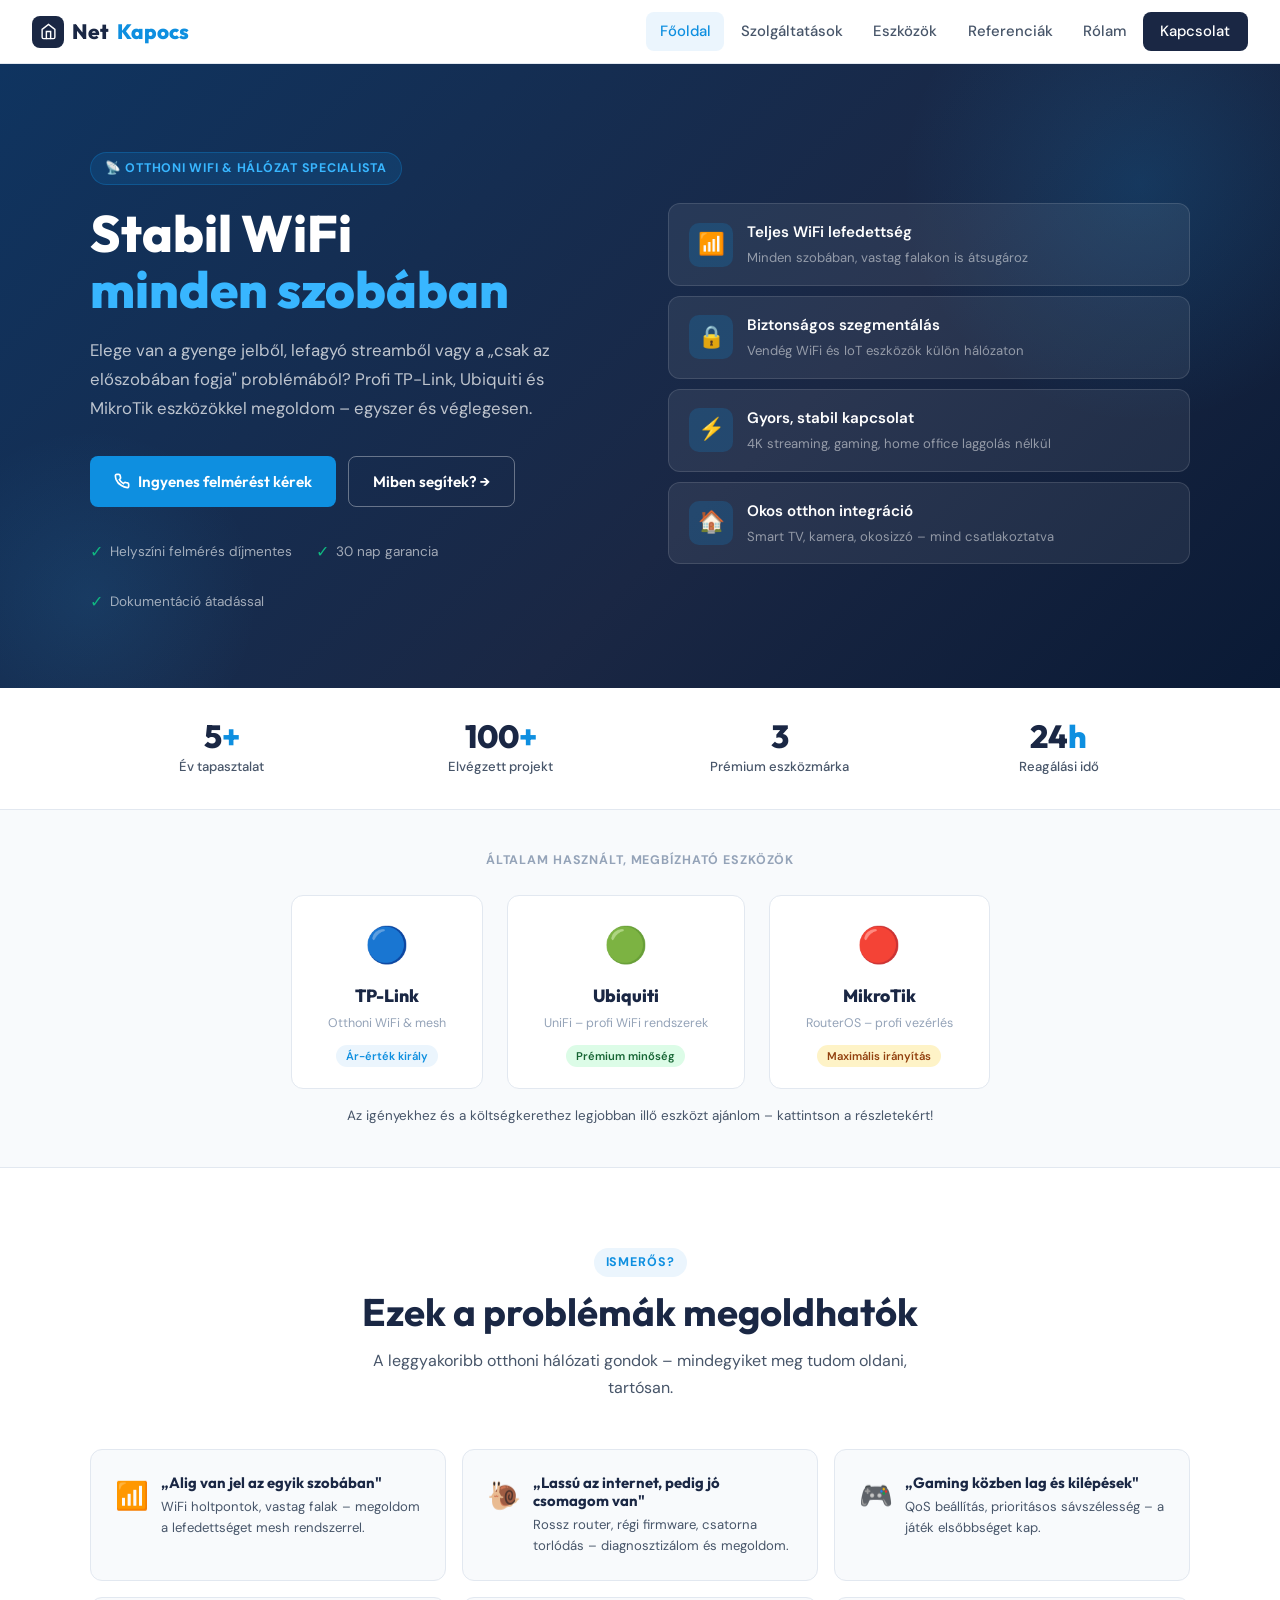
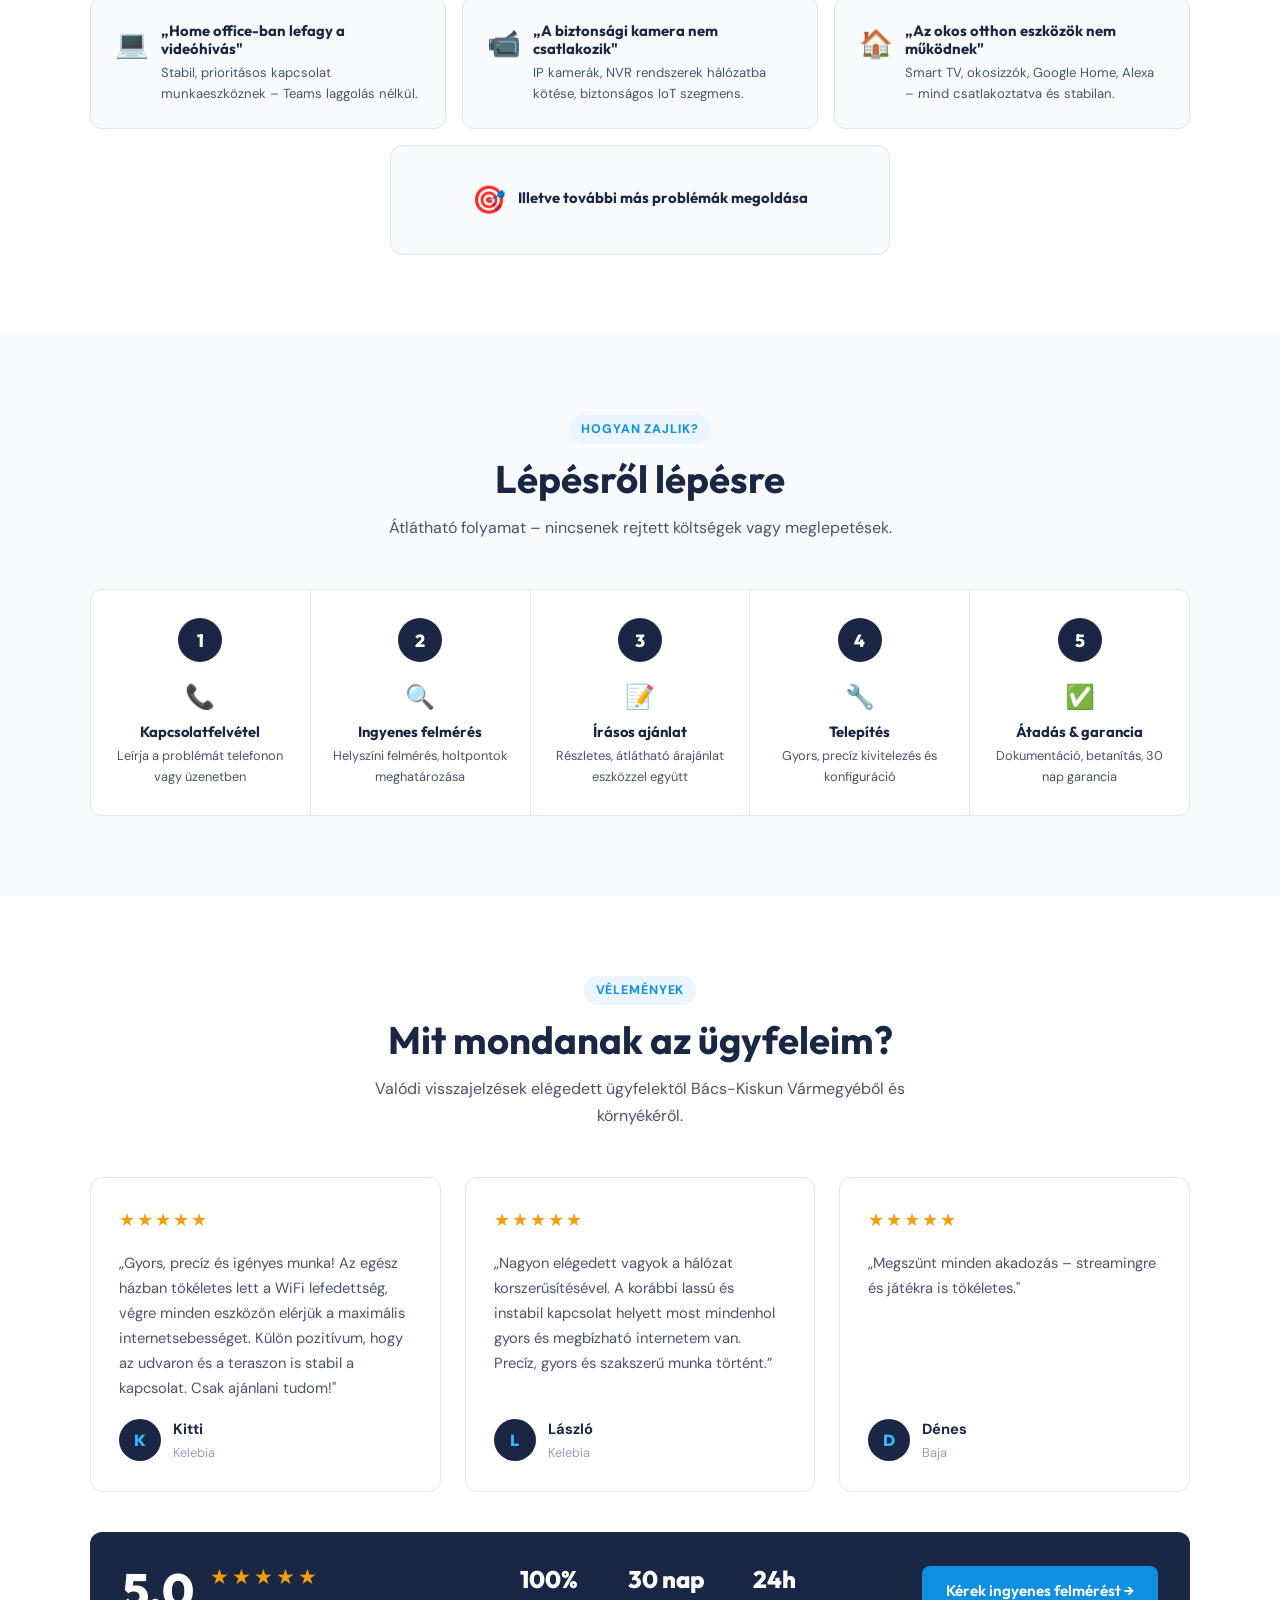
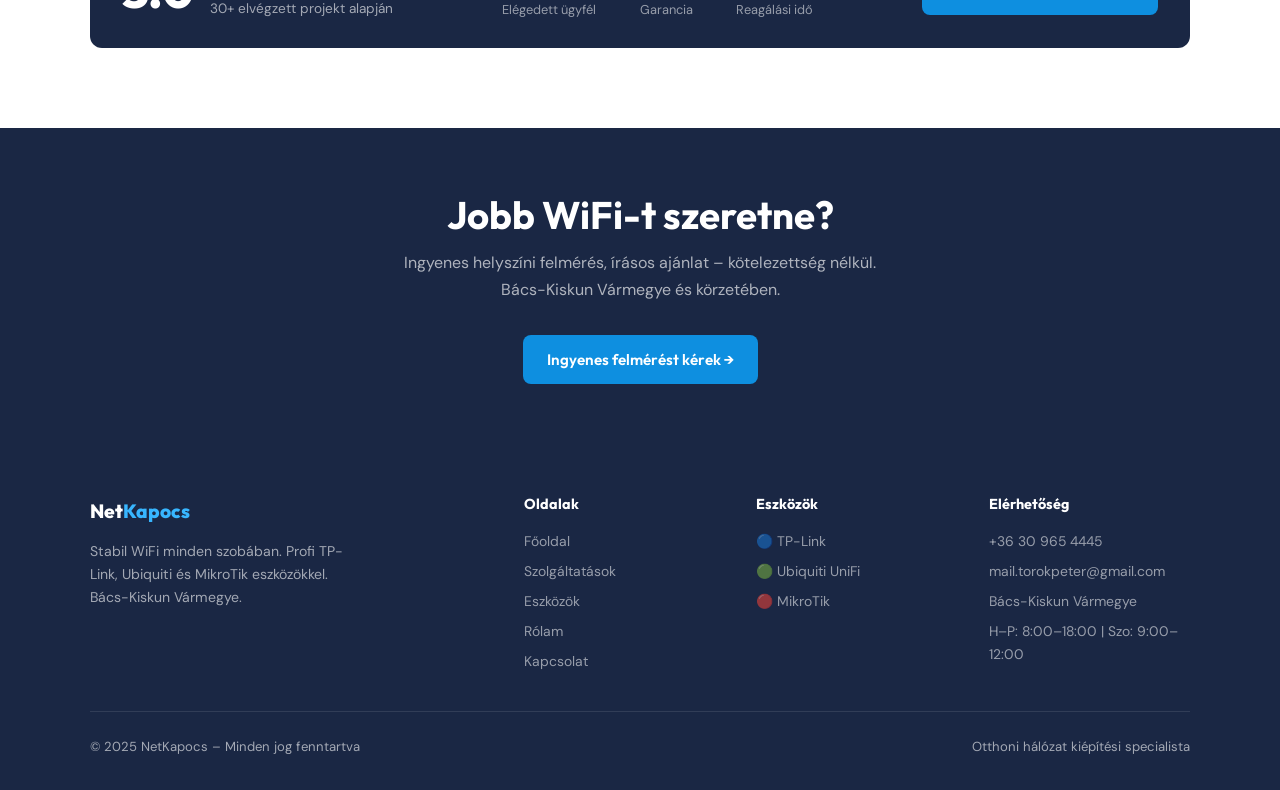
<file: index.html>
<!DOCTYPE html>
<html lang="hu">
<head>
<meta charset="UTF-8">
<meta name="viewport" content="width=device-width, initial-scale=1.0">
<title>NetKapocs – Otthoni hálózat kiépítése</title>
<link rel="preconnect" href="https://fonts.googleapis.com">
<link href="https://fonts.googleapis.com/css2?family=Outfit:wght@400;500;600;700;800&family=DM+Sans:ital,wght@0,400;0,500;1,400&display=swap" rel="stylesheet">
<link rel="stylesheet" href="style.css">
<link rel="icon" type="image/png" href="/image/icon.png">
</head>
<body>
 
<!-- NAVBAR -->
<nav id="mainNav">
  <a class="logo" href="index.html">
    <div class="logo-icon">
      <svg viewBox="0 0 24 24"><path d="M3 9l9-7 9 7v11a2 2 0 01-2 2H5a2 2 0 01-2-2z"/><polyline points="9 22 9 12 15 12 15 22"/></svg>
    </div>
    Net<span>Kapocs</span>
  </a>
  <ul class="nav-links" id="navLinks">
    <li><a href="index.html" class="active">Főoldal</a></li>
    <li><a href="szolgaltatasok.html">Szolgáltatások</a></li>
    <li><a href="eszkozok.html">Eszközök</a></li>
    <li><a href="referenciak.html">Referenciák</a></li>
    <li><a href="rolam.html">Rólam</a></li>
    <li><a href="kapcsolat.html" class="nav-cta">Kapcsolat</a></li>
  </ul>
  <button class="hamburger" id="hamburger" onclick="toggleMenu()" aria-label="Menü">
    <span></span><span></span><span></span>
  </button>
</nav>
 
 
<!-- HERO -->
<div class="hero-section" style="background:linear-gradient(135deg,#0F3460 0%,#1A2744 60%,#0a1a35 100%);color:white;padding:5.5rem 2rem 4.5rem;position:relative;overflow:hidden">
  <div style="position:absolute;top:-120px;right:-100px;width:480px;height:480px;border-radius:50%;background:radial-gradient(circle,rgba(14,143,224,0.18) 0%,transparent 70%);pointer-events:none"></div>
  <div style="position:absolute;bottom:-80px;left:-80px;width:340px;height:340px;border-radius:50%;background:radial-gradient(circle,rgba(56,182,255,0.1) 0%,transparent 70%);pointer-events:none"></div>
  <div class="hero-grid" style="max-width:1100px;margin:0 auto;position:relative;z-index:1;display:grid;grid-template-columns:1fr 1fr;gap:3.5rem;align-items:center">
    <div class="hero-content">
      <div style="display:inline-flex;align-items:center;gap:6px;background:rgba(14,143,224,0.15);border:1px solid rgba(14,143,224,0.3);color:#38B6FF;font-size:.78rem;font-weight:700;letter-spacing:.06em;text-transform:uppercase;padding:5px 14px;border-radius:100px;margin-bottom:1.25rem">
        📡 Otthoni WiFi &amp; hálózat specialista
      </div>
      <h1 style="color:white;font-size:clamp(2.2rem,4vw,3.2rem);font-weight:800;line-height:1.1;margin-bottom:1.15rem">
        Stabil WiFi<br><span style="color:#38B6FF">minden szobában</span>
      </h1>
      <p style="color:rgba(255,255,255,0.72);font-size:1.05rem;line-height:1.75;margin-bottom:2rem;max-width:490px">
        Elege van a gyenge jelből, lefagyó streamből vagy a „csak az előszobában fogja" problémából? Profi TP-Link, Ubiquiti és MikroTik eszközökkel megoldom – egyszer és véglegesen.
      </p>
      <div class="hero-buttons" style="display:flex;gap:12px;flex-wrap:wrap;margin-bottom:2rem">
        <a href="kapcsolat.html" class="btn btn-primary">
          <svg width="16" height="16" viewBox="0 0 24 24" style="fill:none;stroke:currentColor;stroke-width:2.5;stroke-linecap:round"><path d="M22 16.92v3a2 2 0 01-2.18 2 19.79 19.79 0 01-8.63-3.07A19.5 19.5 0 013.07 9.47 19.79 19.79 0 012.12 4.18 2 2 0 014.11 2h3a2 2 0 012 1.72c.127.96.361 1.903.7 2.81a2 2 0 01-.45 2.11L8.09 9.91a16 16 0 006 6l1.27-1.27a2 2 0 012.11-.45c.907.339 1.85.573 2.81.7A2 2 0 0122 16.92z"/></svg>
          Ingyenes felmérést kérek
        </a>
        <a href="szolgaltatasok.html" class="btn btn-outline">Miben segítek? →</a>
      </div>
      <div class="hero-badges" style="display:flex;gap:1.5rem;flex-wrap:wrap">
        <div style="display:flex;align-items:center;gap:7px;color:rgba(255,255,255,0.6);font-size:.85rem"><span style="color:#10B981;font-size:1rem">✓</span> Helyszíni felmérés díjmentes</div>
        <div style="display:flex;align-items:center;gap:7px;color:rgba(255,255,255,0.6);font-size:.85rem"><span style="color:#10B981;font-size:1rem">✓</span> 30 nap garancia</div>
        <div style="display:flex;align-items:center;gap:7px;color:rgba(255,255,255,0.6);font-size:.85rem"><span style="color:#10B981;font-size:1rem">✓</span> Dokumentáció átadással</div>
      </div>
    </div>
    <div class="hero-cards" style="display:flex;flex-direction:column;gap:10px">
      <div style="background:rgba(255,255,255,0.07);border:1px solid rgba(255,255,255,0.12);border-radius:12px;padding:1rem 1.25rem;display:flex;align-items:center;gap:14px">
        <div style="width:44px;height:44px;background:rgba(14,143,224,0.2);border-radius:10px;display:flex;align-items:center;justify-content:center;flex-shrink:0;font-size:1.35rem">📶</div>
        <div><div style="color:white;font-weight:600;font-size:.95rem;margin-bottom:2px">Teljes WiFi lefedettség</div><div style="color:rgba(255,255,255,0.5);font-size:.82rem">Minden szobában, vastag falakon is átsugároz</div></div>
      </div>
      <div style="background:rgba(255,255,255,0.07);border:1px solid rgba(255,255,255,0.12);border-radius:12px;padding:1rem 1.25rem;display:flex;align-items:center;gap:14px">
        <div style="width:44px;height:44px;background:rgba(14,143,224,0.2);border-radius:10px;display:flex;align-items:center;justify-content:center;flex-shrink:0;font-size:1.35rem">🔒</div>
        <div><div style="color:white;font-weight:600;font-size:.95rem;margin-bottom:2px">Biztonságos szegmentálás</div><div style="color:rgba(255,255,255,0.5);font-size:.82rem">Vendég WiFi és IoT eszközök külön hálózaton</div></div>
      </div>
      <div style="background:rgba(255,255,255,0.07);border:1px solid rgba(255,255,255,0.12);border-radius:12px;padding:1rem 1.25rem;display:flex;align-items:center;gap:14px">
        <div style="width:44px;height:44px;background:rgba(14,143,224,0.2);border-radius:10px;display:flex;align-items:center;justify-content:center;flex-shrink:0;font-size:1.35rem">⚡</div>
        <div><div style="color:white;font-weight:600;font-size:.95rem;margin-bottom:2px">Gyors, stabil kapcsolat</div><div style="color:rgba(255,255,255,0.5);font-size:.82rem">4K streaming, gaming, home office laggolás nélkül</div></div>
      </div>
      <div style="background:rgba(255,255,255,0.07);border:1px solid rgba(255,255,255,0.12);border-radius:12px;padding:1rem 1.25rem;display:flex;align-items:center;gap:14px">
        <div style="width:44px;height:44px;background:rgba(14,143,224,0.2);border-radius:10px;display:flex;align-items:center;justify-content:center;flex-shrink:0;font-size:1.35rem">🏠</div>
        <div><div style="color:white;font-weight:600;font-size:.95rem;margin-bottom:2px">Okos otthon integráció</div><div style="color:rgba(255,255,255,0.5);font-size:.82rem">Smart TV, kamera, okosizzó – mind csatlakoztatva</div></div>
      </div>
    </div>
  </div>
</div>
 
<!-- STATS -->
<div class="stats-bar" style="background:white;border-bottom:1px solid var(--gray-200);padding:1.5rem 2rem">
  <div class="stats-grid" style="max-width:1100px;margin:0 auto;display:grid;grid-template-columns:repeat(4,1fr);gap:1rem;text-align:center">
    <div style="padding:.5rem">
      <div style="font-family:'Outfit',sans-serif;font-size:2rem;font-weight:800;color:var(--navy);line-height:1;margin-bottom:4px">5<span style="color:var(--blue)">+</span></div>
      <div style="font-size:.82rem;color:var(--gray-600);font-weight:500">Év tapasztalat</div>
    </div>
    <div style="padding:.5rem">
      <div style="font-family:'Outfit',sans-serif;font-size:2rem;font-weight:800;color:var(--navy);line-height:1;margin-bottom:4px">100<span style="color:var(--blue)">+</span></div>
      <div style="font-size:.82rem;color:var(--gray-600);font-weight:500">Elvégzett projekt</div>
    </div>
    <div style="padding:.5rem">
      <div style="font-family:'Outfit',sans-serif;font-size:2rem;font-weight:800;color:var(--navy);line-height:1;margin-bottom:4px">3</div>
      <div style="font-size:.82rem;color:var(--gray-600);font-weight:500">Prémium eszközmárka</div>
    </div>
    <div style="padding:.5rem">
      <div style="font-family:'Outfit',sans-serif;font-size:2rem;font-weight:800;color:var(--navy);line-height:1;margin-bottom:4px">24<span style="color:var(--blue)">h</span></div>
      <div style="font-size:.82rem;color:var(--gray-600);font-weight:500">Reagálási idő</div>
    </div>
  </div>
</div>
 
<!-- BRANDS -->
<div style="background:var(--gray-50);padding:2.5rem 2rem;border-bottom:1px solid var(--gray-200)">
  <div style="max-width:1100px;margin:0 auto">
    <div style="text-align:center;font-size:.78rem;font-weight:700;letter-spacing:.07em;text-transform:uppercase;color:var(--gray-400);margin-bottom:1.5rem">Általam használt, megbízható eszközök</div>
    <div class="brands-flex" style="display:flex;justify-content:center;gap:1.5rem;flex-wrap:wrap">
      <a href="eszkozok.html" class="brand-card" style="background:white;border:1.5px solid var(--gray-200);border-radius:12px;padding:1.25rem 2.25rem;text-align:center;min-width:185px;transition:all .2s;cursor:pointer;text-decoration:none;display:block">
        <div style="font-size:2.2rem;margin-bottom:7px">🔵</div>
        <div style="font-family:'Outfit',sans-serif;font-weight:800;font-size:1.1rem;color:var(--navy)">TP-Link</div>
        <div style="font-size:.78rem;color:var(--gray-400);margin-top:3px;margin-bottom:8px">Otthoni WiFi &amp; mesh</div>
        <span class="badge badge-blue" style="font-size:.7rem">Ár-érték király</span>
      </a>
      <a href="eszkozok.html" class="brand-card" style="background:white;border:1.5px solid var(--gray-200);border-radius:12px;padding:1.25rem 2.25rem;text-align:center;min-width:185px;transition:all .2s;cursor:pointer;text-decoration:none;display:block">
        <div style="font-size:2.2rem;margin-bottom:7px">🟢</div>
        <div style="font-family:'Outfit',sans-serif;font-weight:800;font-size:1.1rem;color:var(--navy)">Ubiquiti</div>
        <div style="font-size:.78rem;color:var(--gray-400);margin-top:3px;margin-bottom:8px">UniFi – profi WiFi rendszerek</div>
        <span class="badge badge-green" style="font-size:.7rem">Prémium minőség</span>
      </a>
      <a href="eszkozok.html" class="brand-card" style="background:white;border:1.5px solid var(--gray-200);border-radius:12px;padding:1.25rem 2.25rem;text-align:center;min-width:185px;transition:all .2s;cursor:pointer;text-decoration:none;display:block">
        <div style="font-size:2.2rem;margin-bottom:7px">🔴</div>
        <div style="font-family:'Outfit',sans-serif;font-weight:800;font-size:1.1rem;color:var(--navy)">MikroTik</div>
        <div style="font-size:.78rem;color:var(--gray-400);margin-top:3px;margin-bottom:8px">RouterOS – profi vezérlés</div>
        <span class="badge badge-orange" style="font-size:.7rem">Maximális irányítás</span>
      </a>
    </div>
    <p style="text-align:center;margin-top:1rem;font-size:.84rem;color:var(--gray-600)">Az igényekhez és a költségkerethez legjobban illő eszközt ajánlom – kattintson a részletekért!</p>
  </div>
</div>
 
<!-- PROBLEMS -->
<section class="section section-alt">
  <div class="section-inner">
    <div class="section-header">
      <div class="section-tag">Ismerős?</div>
      <h2>Ezek a problémák megoldhatók</h2>
      <p>A leggyakoribb otthoni hálózati gondok – mindegyiket meg tudom oldani, tartósan.</p>
    </div>
    <div style="display:grid;grid-template-columns:repeat(auto-fit,minmax(300px,1fr));gap:1rem">
      <div style="background:var(--gray-50);border:1px solid var(--gray-200);border-radius:var(--radius);padding:1.5rem;display:flex;gap:12px;align-items:flex-start">
        <div style="font-size:1.7rem;flex-shrink:0">📶</div>
        <div><h4 style="font-size:.93rem;margin-bottom:4px">„Alig van jel az egyik szobában"</h4><p style="font-size:.82rem;color:var(--gray-600);line-height:1.6">WiFi holtpontok, vastag falak – megoldom a lefedettséget mesh rendszerrel.</p></div>
      </div>
      <div style="background:var(--gray-50);border:1px solid var(--gray-200);border-radius:var(--radius);padding:1.5rem;display:flex;gap:12px;align-items:flex-start">
        <div style="font-size:1.7rem;flex-shrink:0">🐌</div>
        <div><h4 style="font-size:.93rem;margin-bottom:4px">„Lassú az internet, pedig jó csomagom van"</h4><p style="font-size:.82rem;color:var(--gray-600);line-height:1.6">Rossz router, régi firmware, csatorna torlódás – diagnosztizálom és megoldom.</p></div>
      </div>
      <div style="background:var(--gray-50);border:1px solid var(--gray-200);border-radius:var(--radius);padding:1.5rem;display:flex;gap:12px;align-items:flex-start">
        <div style="font-size:1.7rem;flex-shrink:0">🎮</div>
        <div><h4 style="font-size:.93rem;margin-bottom:4px">„Gaming közben lag és kilépések"</h4><p style="font-size:.82rem;color:var(--gray-600);line-height:1.6">QoS beállítás, prioritásos sávszélesség – a játék elsőbbséget kap.</p></div>
      </div>
      <div style="background:var(--gray-50);border:1px solid var(--gray-200);border-radius:var(--radius);padding:1.5rem;display:flex;gap:12px;align-items:flex-start">
        <div style="font-size:1.7rem;flex-shrink:0">💻</div>
        <div><h4 style="font-size:.93rem;margin-bottom:4px">„Home office-ban lefagy a videóhívás"</h4><p style="font-size:.82rem;color:var(--gray-600);line-height:1.6">Stabil, prioritásos kapcsolat munkaeszköznek – Teams laggolás nélkül.</p></div>
      </div>
      <div style="background:var(--gray-50);border:1px solid var(--gray-200);border-radius:var(--radius);padding:1.5rem;display:flex;gap:12px;align-items:flex-start">
        <div style="font-size:1.7rem;flex-shrink:0">📹</div>
        <div><h4 style="font-size:.93rem;margin-bottom:4px">„A biztonsági kamera nem csatlakozik"</h4><p style="font-size:.82rem;color:var(--gray-600);line-height:1.6">IP kamerák, NVR rendszerek hálózatba kötése, biztonságos IoT szegmens.</p></div>
      </div>
      <div style="background:var(--gray-50);border:1px solid var(--gray-200);border-radius:var(--radius);padding:1.5rem;display:flex;gap:12px;align-items:flex-start">
        <div style="font-size:1.7rem;flex-shrink:0">🏠</div>
        <div><h4 style="font-size:.93rem;margin-bottom:4px">„Az okos otthon eszközök nem működnek"</h4><p style="font-size:.82rem;color:var(--gray-600);line-height:1.6">Smart TV, okosizzók, Google Home, Alexa – mind csatlakoztatva és stabilan.</p></div>
      </div>
    </div>
    <div style="display:flex;justify-content:center;margin-top:1rem">
      <div style="background:var(--gray-50);border:1px solid var(--gray-200);border-radius:var(--radius);padding:2rem 3rem;display:flex;gap:12px;align-items:center;justify-content:center;text-align:center;max-width:500px;width:100%">
        <div style="font-size:1.7rem;flex-shrink:0">🎯</div>
        <div><h4 style="font-size:.93rem;margin-bottom:4px">Illetve további más problémák megoldása</h4></div>
      </div>
    </div>
  </div>
</section>
 
<!-- PROCESS -->
<section class="section">
  <div class="section-inner">
    <div class="section-header">
      <div class="section-tag">Hogyan zajlik?</div>
      <h2>Lépésről lépésre</h2>
      <p>Átlátható folyamat – nincsenek rejtett költségek vagy meglepetések.</p>
    </div>
    <div class="process-steps" style="display:grid;grid-template-columns:repeat(5,1fr);gap:1px;background:var(--gray-200);border:1px solid var(--gray-200);border-radius:var(--radius);overflow:hidden">
      <div style="background:white;padding:1.75rem 1.1rem;text-align:center">
        <div style="width:44px;height:44px;background:var(--navy);border-radius:50%;display:flex;align-items:center;justify-content:center;font-family:'Outfit',sans-serif;font-weight:800;color:white;font-size:1.1rem;margin:0 auto .9rem">1</div>
        <div style="font-size:1.5rem;margin-bottom:7px">📞</div>
        <h4 style="font-size:.92rem;margin-bottom:4px">Kapcsolatfelvétel</h4>
        <p style="font-size:.8rem;color:var(--gray-600)">Leírja a problémát telefonon vagy üzenetben</p>
      </div>
      <div style="background:white;padding:1.75rem 1.1rem;text-align:center">
        <div style="width:44px;height:44px;background:var(--navy);border-radius:50%;display:flex;align-items:center;justify-content:center;font-family:'Outfit',sans-serif;font-weight:800;color:white;font-size:1.1rem;margin:0 auto .9rem">2</div>
        <div style="font-size:1.5rem;margin-bottom:7px">🔍</div>
        <h4 style="font-size:.92rem;margin-bottom:4px">Ingyenes felmérés</h4>
        <p style="font-size:.8rem;color:var(--gray-600)">Helyszíni felmérés, holtpontok meghatározása</p>
      </div>
      <div style="background:white;padding:1.75rem 1.1rem;text-align:center">
        <div style="width:44px;height:44px;background:var(--navy);border-radius:50%;display:flex;align-items:center;justify-content:center;font-family:'Outfit',sans-serif;font-weight:800;color:white;font-size:1.1rem;margin:0 auto .9rem">3</div>
        <div style="font-size:1.5rem;margin-bottom:7px">📝</div>
        <h4 style="font-size:.92rem;margin-bottom:4px">Írásos ajánlat</h4>
        <p style="font-size:.8rem;color:var(--gray-600)">Részletes, átlátható árajánlat eszközzel együtt</p>
      </div>
      <div style="background:white;padding:1.75rem 1.1rem;text-align:center">
        <div style="width:44px;height:44px;background:var(--navy);border-radius:50%;display:flex;align-items:center;justify-content:center;font-family:'Outfit',sans-serif;font-weight:800;color:white;font-size:1.1rem;margin:0 auto .9rem">4</div>
        <div style="font-size:1.5rem;margin-bottom:7px">🔧</div>
        <h4 style="font-size:.92rem;margin-bottom:4px">Telepítés</h4>
        <p style="font-size:.8rem;color:var(--gray-600)">Gyors, precíz kivitelezés és konfiguráció</p>
      </div>
      <div style="background:white;padding:1.75rem 1.1rem;text-align:center">
        <div style="width:44px;height:44px;background:var(--navy);border-radius:50%;display:flex;align-items:center;justify-content:center;font-family:'Outfit',sans-serif;font-weight:800;color:white;font-size:1.1rem;margin:0 auto .9rem">5</div>
        <div style="font-size:1.5rem;margin-bottom:7px">✅</div>
        <h4 style="font-size:.92rem;margin-bottom:4px">Átadás &amp; garancia</h4>
        <p style="font-size:.8rem;color:var(--gray-600)">Dokumentáció, betanítás, 30 nap garancia</p>
      </div>
    </div>
  </div>
</section>
 
<!-- ===== VÉLEMÉNYEK ===== -->
<section class="section section-alt">
  <div class="section-inner">
    <div class="section-header">
      <div class="section-tag">Vélemények</div>
      <h2>Mit mondanak az ügyfeleim?</h2>
      <p>Valódi visszajelzések elégedett ügyfelektől Bács-Kiskun Vármegyéből és környékéről.</p>
    </div>
    <div class="reviews-grid">
 
      <div class="review-card">
        <div class="review-stars">★★★★★</div>
        <p class="review-text">„Gyors, precíz és igényes munka! Az egész házban tökéletes lett a WiFi lefedettség, végre minden eszközön elérjük a maximális internetsebességet. Külön pozitívum, hogy az udvaron és a teraszon is stabil a kapcsolat. Csak ajánlani tudom!"</p>
        <div class="review-author">
          <div class="review-avatar">K</div>
          <div>
            <div class="review-name">Kitti</div>
            <div class="review-location">Kelebia</div>
            <!-- <span class="badge badge-blue review-tag">Mesh WiFi kiépítés</span> -->
          </div>
        </div>
      </div>
 
      <div class="review-card">
        <div class="review-stars">★★★★★</div>
        <p class="review-text">„Nagyon elégedett vagyok a hálózat korszerűsítésével. A korábbi lassú és instabil kapcsolat helyett most mindenhol gyors és megbízható internetem van. Precíz, gyors és szakszerű munka történt.”</p>
        <div class="review-author">
          <div class="review-avatar">L</div>
          <div>
            <div class="review-name">László</div>
            <div class="review-location">Kelebia</div>
            <!-- <span class="badge badge-green review-tag">Ubiquiti UniFi telepítés</span> -->
          </div>
        </div>
      </div>
 
      <div class="review-card">
        <div class="review-stars">★★★★★</div>
        <p class="review-text">„Megszűnt minden akadozás – streamingre és játékra is tökéletes."</p>
        <div class="review-author">
          <div class="review-avatar">D</div>
          <div>
            <div class="review-name">Dénes</div>
            <div class="review-location">Baja</div>
            <!-- <span class="badge badge-orange review-tag">IP kamera + NAS beállítás</span> -->
          </div>
        </div>
      </div>
    </div>
 
    <!-- Summary bar -->
    <div style="margin-top:2.5rem;background:var(--navy);border-radius:var(--radius);padding:1.75rem 2rem;display:flex;align-items:center;justify-content:space-between;flex-wrap:wrap;gap:1rem">
      <div style="display:flex;align-items:center;gap:16px">
        <div style="font-family:'Outfit',sans-serif;font-size:3rem;font-weight:800;color:white;line-height:1">5.0</div>
        <div>
          <div style="color:#F59E0B;font-size:1.3rem;letter-spacing:3px">★★★★★</div>
          <div style="color:rgba(255,255,255,0.6);font-size:.85rem;margin-top:3px">30+ elvégzett projekt alapján</div>
        </div>
      </div>
      <div style="display:flex;gap:2rem;flex-wrap:wrap">
        <div style="text-align:center">
          <div style="font-family:'Outfit',sans-serif;font-size:1.5rem;font-weight:800;color:white">100%</div>
          <div style="font-size:.8rem;color:rgba(255,255,255,0.55)">Elégedett ügyfél</div>
        </div>
        <div style="text-align:center">
          <div style="font-family:'Outfit',sans-serif;font-size:1.5rem;font-weight:800;color:white">30 nap</div>
          <div style="font-size:.8rem;color:rgba(255,255,255,0.55)">Garancia</div>
        </div>
        <div style="text-align:center">
          <div style="font-family:'Outfit',sans-serif;font-size:1.5rem;font-weight:800;color:white">24h</div>
          <div style="font-size:.8rem;color:rgba(255,255,255,0.55)">Reagálási idő</div>
        </div>
      </div>
      <a href="kapcsolat.html" class="btn btn-primary">Kérek ingyenes felmérést →</a>
    </div>
  </div>
</section>
 
<!-- CTA -->
<div class="cta-banner">
  <h2>Jobb WiFi-t szeretne?</h2>
  <p>Ingyenes helyszíni felmérés, írásos ajánlat – kötelezettség nélkül. Bács-Kiskun Vármegye és körzetében.</p>
  <a href="kapcsolat.html" class="btn btn-primary">Ingyenes felmérést kérek →</a>
</div>
 
<!-- FOOTER -->
<footer>
  <div class="footer-inner">
    <div>
      <div class="footer-logo">Net<span>Kapocs</span></div>
      <div class="footer-desc">Stabil WiFi minden szobában. Profi TP-Link, Ubiquiti és MikroTik eszközökkel. Bács-Kiskun Vármegye.</div>
    </div>
    <div class="footer-col">
      <h4>Oldalak</h4>
      <a href="index.html">Főoldal</a>
      <a href="szolgaltatasok.html">Szolgáltatások</a>
      <a href="eszkozok.html">Eszközök</a>
      <a href="rolam.html">Rólam</a>
      <a href="kapcsolat.html">Kapcsolat</a>
    </div>
    <div class="footer-col">
      <h4>Eszközök</h4>
      <a href="eszkozok.html">🔵 TP-Link</a>
      <a href="eszkozok.html">🟢 Ubiquiti UniFi</a>
      <a href="eszkozok.html">🔴 MikroTik</a>
    </div>
    <div class="footer-col">
      <h4>Elérhetőség</h4>
      <a href="tel:+36309654445">+36 30 965 4445</a>
      <a href="mailto:mail.torokpeter@gmail.com">mail.torokpeter@gmail.com</a>
      <a>Bács-Kiskun Vármegye</a>
      <a>H–P: 8:00–18:00 | Szo: 9:00–12:00</a>
    </div>
  </div>
  <div class="footer-bottom">
    <span>© 2025 NetKapocs – Minden jog fenntartva</span>
    <span>Otthoni hálózat kiépítési specialista</span>
  </div>
</footer>
 
<script>
function toggleMenu() {
  const nav = document.getElementById('navLinks');
  const btn = document.getElementById('hamburger');
  nav.classList.toggle('open');
  btn.classList.toggle('open');
}
document.addEventListener('click', function(e) {
  const nav = document.getElementById('navLinks');
  const btn = document.getElementById('hamburger');
  if (!nav.contains(e.target) && !btn.contains(e.target)) {
    nav.classList.remove('open');
    btn.classList.remove('open');
  }
});
</script>
</body>
</html>
</file>
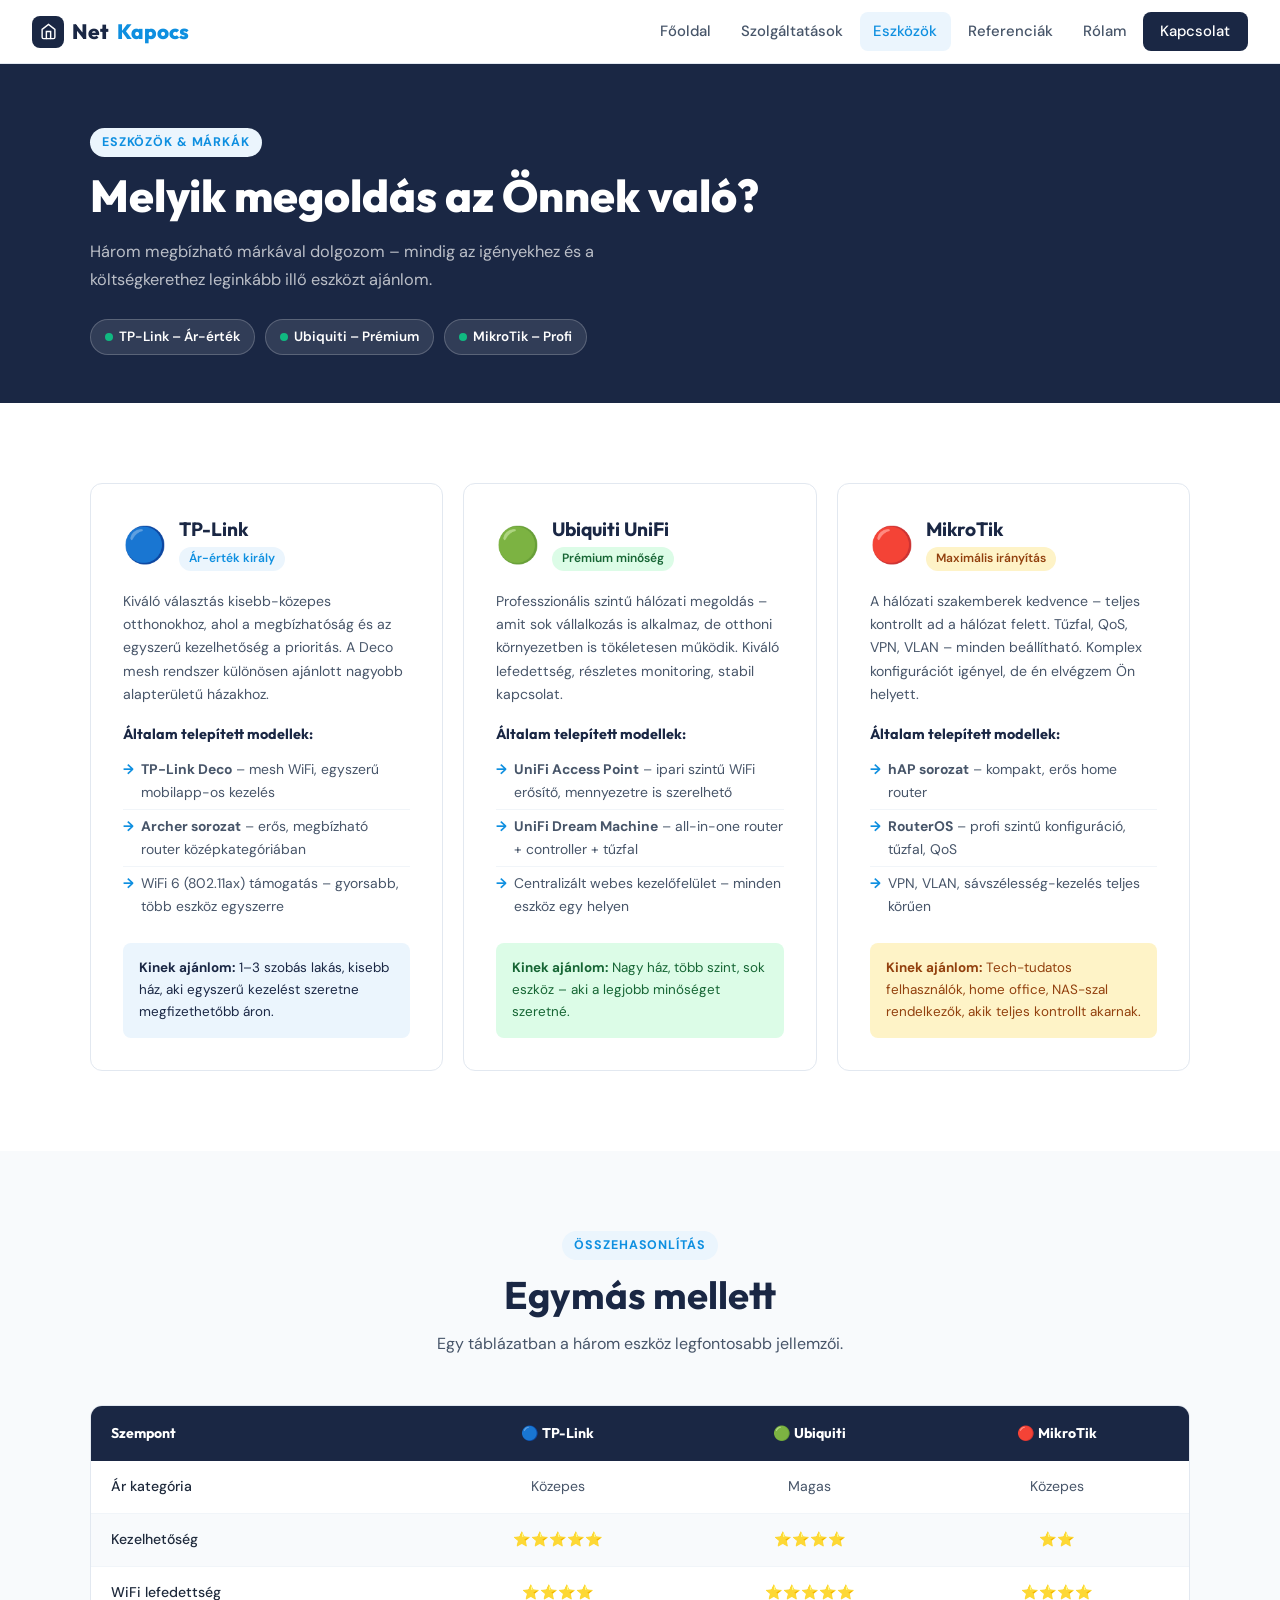
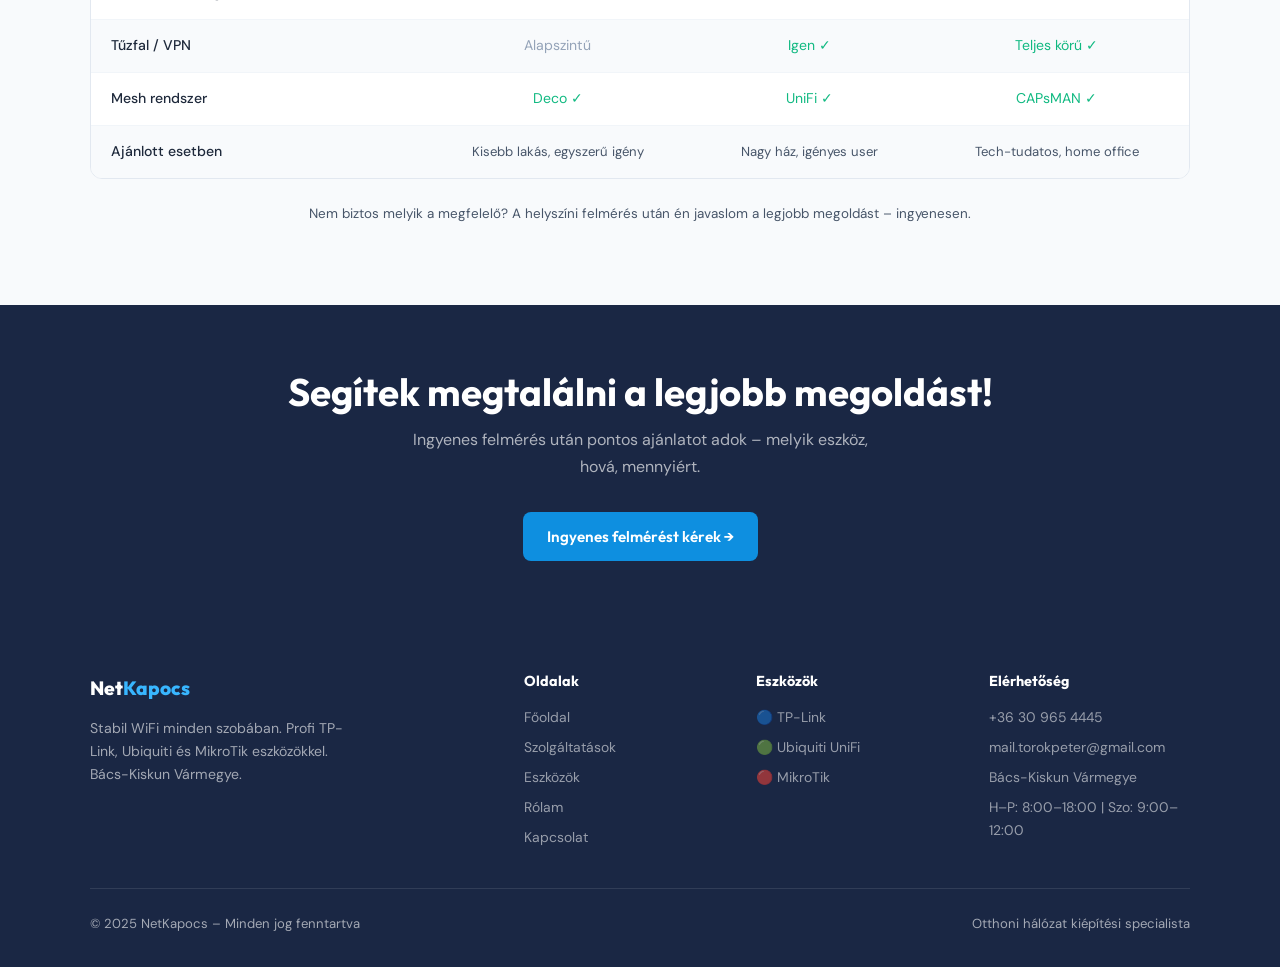
<file: eszkozok.html>
<!DOCTYPE html>
<html lang="hu">
<head>
<meta charset="UTF-8">
<meta name="viewport" content="width=device-width, initial-scale=1.0">
<title>Eszközök – NetKapocs</title>
<link rel="preconnect" href="https://fonts.googleapis.com">
<link href="https://fonts.googleapis.com/css2?family=Outfit:wght@400;500;600;700;800&family=DM+Sans:ital,wght@0,400;0,500;1,400&display=swap" rel="stylesheet">
<link rel="stylesheet" href="style.css">
<link rel="icon" type="image/png" href="/image/icon.png">
</head>
<body>

<!-- NAVBAR -->
<nav id="mainNav">
  <a class="logo" href="index.html">
    <div class="logo-icon">
      <svg viewBox="0 0 24 24"><path d="M3 9l9-7 9 7v11a2 2 0 01-2 2H5a2 2 0 01-2-2z"/><polyline points="9 22 9 12 15 12 15 22"/></svg>
    </div>
    Net<span>Kapocs</span>
  </a>
  <ul class="nav-links" id="navLinks">
    <li><a href="index.html">Főoldal</a></li>
    <li><a href="szolgaltatasok.html">Szolgáltatások</a></li>
    <li><a href="eszkozok.html" class="active">Eszközök</a></li>
    <li><a href="referenciak.html">Referenciák</a></li>
    <li><a href="rolam.html">Rólam</a></li>
    <li><a href="kapcsolat.html" class="nav-cta">Kapcsolat</a></li>
  </ul>
  <button class="hamburger" id="hamburger" onclick="toggleMenu()" aria-label="Menü">
    <span></span><span></span><span></span>
  </button>
</nav>


<!-- PAGE HEADER -->
<div style="background:var(--navy);color:white;padding:4rem 2rem 3rem">
  <div style="max-width:1100px;margin:0 auto">
    <div class="section-tag" style="margin-bottom:.8rem">Eszközök &amp; márkák</div>
    <h1 style="color:white;font-size:clamp(2rem,4vw,2.8rem);font-weight:800;margin-bottom:.9rem">Melyik megoldás az Önnek való?</h1>
    <p style="color:rgba(255,255,255,0.7);max-width:580px;font-size:1.02rem;line-height:1.75">Három megbízható márkával dolgozom – mindig az igényekhez és a költségkerethez leginkább illő eszközt ajánlom.</p>
    <div style="display:flex;gap:10px;flex-wrap:wrap;margin-top:1.5rem">
      <div style="display:inline-flex;align-items:center;gap:6px;background:rgba(255,255,255,0.1);border:1px solid rgba(255,255,255,0.2);color:white;font-size:.84rem;font-weight:600;padding:6px 14px;border-radius:100px">
        <span style="width:8px;height:8px;background:#10B981;border-radius:50%;display:inline-block"></span>TP-Link – Ár-érték
      </div>
      <div style="display:inline-flex;align-items:center;gap:6px;background:rgba(255,255,255,0.1);border:1px solid rgba(255,255,255,0.2);color:white;font-size:.84rem;font-weight:600;padding:6px 14px;border-radius:100px">
        <span style="width:8px;height:8px;background:#10B981;border-radius:50%;display:inline-block"></span>Ubiquiti – Prémium
      </div>
      <div style="display:inline-flex;align-items:center;gap:6px;background:rgba(255,255,255,0.1);border:1px solid rgba(255,255,255,0.2);color:white;font-size:.84rem;font-weight:600;padding:6px 14px;border-radius:100px">
        <span style="width:8px;height:8px;background:#10B981;border-radius:50%;display:inline-block"></span>MikroTik – Profi
      </div>
    </div>
  </div>
</div>

<!-- DEVICE CARDS -->
<section class="section section-alt">
  <div class="section-inner">
    <div class="expertise-grid">

      <!-- TP-LINK -->
      <div style="background:white;border:1.5px solid var(--gray-200);border-radius:var(--radius);padding:2rem;transition:all .2s">
        <div style="display:flex;align-items:center;gap:12px;margin-bottom:1rem">
          <div style="font-size:2.2rem">🔵</div>
          <div>
            <h3 style="font-size:1.2rem;margin-bottom:3px">TP-Link</h3>
            <span class="badge badge-blue">Ár-érték király</span>
          </div>
        </div>
        <p style="font-size:.88rem;color:var(--gray-600);line-height:1.65;margin-bottom:1.25rem">Kiváló választás kisebb-közepes otthonokhoz, ahol a megbízhatóság és az egyszerű kezelhetőség a prioritás. A Deco mesh rendszer különösen ajánlott nagyobb alapterületű házakhoz.</p>
        <h4 style="font-size:.9rem;margin-bottom:.6rem;color:var(--navy)">Általam telepített modellek:</h4>
        <ul class="detail-list">
          <li><strong>TP-Link Deco</strong> – mesh WiFi, egyszerű mobilapp-os kezelés</li>
          <li><strong>Archer sorozat</strong> – erős, megbízható router középkategóriában</li>
          <li>WiFi 6 (802.11ax) támogatás – gyorsabb, több eszköz egyszerre</li>
        </ul>
        <div style="margin-top:1.25rem;background:var(--blue-pale);border-radius:8px;padding:.9rem 1rem;font-size:.84rem;color:var(--navy)">
          <strong>Kinek ajánlom:</strong> 1–3 szobás lakás, kisebb ház, aki egyszerű kezelést szeretne megfizethetőbb áron.
        </div>
      </div>

      <!-- UBIQUITI -->
      <div style="background:white;border:1.5px solid var(--gray-200);border-radius:var(--radius);padding:2rem;transition:all .2s">
        <div style="display:flex;align-items:center;gap:12px;margin-bottom:1rem">
          <div style="font-size:2.2rem">🟢</div>
          <div>
            <h3 style="font-size:1.2rem;margin-bottom:3px">Ubiquiti UniFi</h3>
            <span class="badge badge-green">Prémium minőség</span>
          </div>
        </div>
        <p style="font-size:.88rem;color:var(--gray-600);line-height:1.65;margin-bottom:1.25rem">Professzionális szintű hálózati megoldás – amit sok vállalkozás is alkalmaz, de otthoni környezetben is tökéletesen működik. Kiváló lefedettség, részletes monitoring, stabil kapcsolat.</p>
        <h4 style="font-size:.9rem;margin-bottom:.6rem;color:var(--navy)">Általam telepített modellek:</h4>
        <ul class="detail-list">
          <li><strong>UniFi Access Point</strong> – ipari szintű WiFi erősítő, mennyezetre is szerelhető</li>
          <li><strong>UniFi Dream Machine</strong> – all-in-one router + controller + tűzfal</li>
          <li>Centralizált webes kezelőfelület – minden eszköz egy helyen</li>
        </ul>
        <div style="margin-top:1.25rem;background:#DCFCE7;border-radius:8px;padding:.9rem 1rem;font-size:.84rem;color:#166534">
          <strong>Kinek ajánlom:</strong> Nagy ház, több szint, sok eszköz – aki a legjobb minőséget szeretné.
        </div>
      </div>

      <!-- MIKROTIK -->
      <div style="background:white;border:1.5px solid var(--gray-200);border-radius:var(--radius);padding:2rem;transition:all .2s">
        <div style="display:flex;align-items:center;gap:12px;margin-bottom:1rem">
          <div style="font-size:2.2rem">🔴</div>
          <div>
            <h3 style="font-size:1.2rem;margin-bottom:3px">MikroTik</h3>
            <span class="badge badge-orange">Maximális irányítás</span>
          </div>
        </div>
        <p style="font-size:.88rem;color:var(--gray-600);line-height:1.65;margin-bottom:1.25rem">A hálózati szakemberek kedvence – teljes kontrollt ad a hálózat felett. Tűzfal, QoS, VPN, VLAN – minden beállítható. Komplex konfigurációt igényel, de én elvégzem Ön helyett.</p>
        <h4 style="font-size:.9rem;margin-bottom:.6rem;color:var(--navy)">Általam telepített modellek:</h4>
        <ul class="detail-list">
          <li><strong>hAP sorozat</strong> – kompakt, erős home router</li>
          <li><strong>RouterOS</strong> – profi szintű konfiguráció, tűzfal, QoS</li>
          <li>VPN, VLAN, sávszélesség-kezelés teljes körűen</li>
        </ul>
        <div style="margin-top:1.25rem;background:#FEF3C7;border-radius:8px;padding:.9rem 1rem;font-size:.84rem;color:#92400E">
          <strong>Kinek ajánlom:</strong> Tech-tudatos felhasználók, home office, NAS-szal rendelkezők, akik teljes kontrollt akarnak.
        </div>
      </div>

    </div>
  </div>
</section>

<!-- COMPARISON TABLE -->
<section class="section">
  <div class="section-inner">
    <div class="section-header">
      <div class="section-tag">Összehasonlítás</div>
      <h2>Egymás mellett</h2>
      <p>Egy táblázatban a három eszköz legfontosabb jellemzői.</p>
    </div>

    <!-- DESKTOP TABLE (hidden on mobile) -->
    <div class="compare-table-wrap">
      <div style="background:white;border:1px solid var(--gray-200);border-radius:var(--radius);overflow:hidden">
        <table style="width:100%;border-collapse:collapse;font-size:.88rem">
          <thead>
            <tr style="background:var(--navy);color:white">
              <th style="padding:1rem 1.25rem;text-align:left;font-family:'Outfit',sans-serif;width:30%">Szempont</th>
              <th style="padding:1rem 1.25rem;text-align:center;font-family:'Outfit',sans-serif">🔵 TP-Link</th>
              <th style="padding:1rem 1.25rem;text-align:center;font-family:'Outfit',sans-serif">🟢 Ubiquiti</th>
              <th style="padding:1rem 1.25rem;text-align:center;font-family:'Outfit',sans-serif">🔴 MikroTik</th>
            </tr>
          </thead>
          <tbody>
            <tr style="border-bottom:1px solid var(--gray-100)">
              <td style="padding:.9rem 1.25rem;font-weight:500;color:var(--gray-800)">Ár kategória</td>
              <td style="padding:.9rem 1.25rem;text-align:center;color:var(--gray-600)">Közepes</td>
              <td style="padding:.9rem 1.25rem;text-align:center;color:var(--gray-600)">Magas</td>
              <td style="padding:.9rem 1.25rem;text-align:center;color:var(--gray-600)">Közepes</td>
            </tr>
            <tr style="border-bottom:1px solid var(--gray-100);background:var(--gray-50)">
              <td style="padding:.9rem 1.25rem;font-weight:500;color:var(--gray-800)">Kezelhetőség</td>
              <td style="padding:.9rem 1.25rem;text-align:center">⭐⭐⭐⭐⭐</td>
              <td style="padding:.9rem 1.25rem;text-align:center">⭐⭐⭐⭐</td>
              <td style="padding:.9rem 1.25rem;text-align:center">⭐⭐</td>
            </tr>
            <tr style="border-bottom:1px solid var(--gray-100)">
              <td style="padding:.9rem 1.25rem;font-weight:500;color:var(--gray-800)">WiFi lefedettség</td>
              <td style="padding:.9rem 1.25rem;text-align:center">⭐⭐⭐⭐</td>
              <td style="padding:.9rem 1.25rem;text-align:center">⭐⭐⭐⭐⭐</td>
              <td style="padding:.9rem 1.25rem;text-align:center">⭐⭐⭐⭐</td>
            </tr>
            <tr style="border-bottom:1px solid var(--gray-100);background:var(--gray-50)">
              <td style="padding:.9rem 1.25rem;font-weight:500;color:var(--gray-800)">Tűzfal / VPN</td>
              <td style="padding:.9rem 1.25rem;text-align:center;color:var(--gray-400)">Alapszintű</td>
              <td style="padding:.9rem 1.25rem;text-align:center;color:var(--green)">Igen ✓</td>
              <td style="padding:.9rem 1.25rem;text-align:center;color:var(--green)">Teljes körű ✓</td>
            </tr>
            <tr style="border-bottom:1px solid var(--gray-100)">
              <td style="padding:.9rem 1.25rem;font-weight:500;color:var(--gray-800)">Mesh rendszer</td>
              <td style="padding:.9rem 1.25rem;text-align:center;color:var(--green)">Deco ✓</td>
              <td style="padding:.9rem 1.25rem;text-align:center;color:var(--green)">UniFi ✓</td>
              <td style="padding:.9rem 1.25rem;text-align:center;color:var(--green)">CAPsMAN ✓</td>
            </tr>
            <tr style="background:var(--gray-50)">
              <td style="padding:.9rem 1.25rem;font-weight:500;color:var(--gray-800)">Ajánlott esetben</td>
              <td style="padding:.9rem 1.25rem;text-align:center;font-size:.82rem;color:var(--gray-600)">Kisebb lakás, egyszerű igény</td>
              <td style="padding:.9rem 1.25rem;text-align:center;font-size:.82rem;color:var(--gray-600)">Nagy ház, igényes user</td>
              <td style="padding:.9rem 1.25rem;text-align:center;font-size:.82rem;color:var(--gray-600)">Tech-tudatos, home office</td>
            </tr>
          </tbody>
        </table>
      </div>
    </div>

    <!-- MOBILE COMPARE CARDS (hidden on desktop) -->
    <div class="compare-mobile">
      <!-- TP-Link card -->
      <div class="compare-card" style="background:white;border:1.5px solid var(--gray-200);border-radius:var(--radius);overflow:hidden">
        <div style="background:var(--navy);padding:.9rem 1.25rem;display:flex;align-items:center;gap:10px">
          <span style="font-size:1.4rem">🔵</span>
          <span style="font-family:'Outfit',sans-serif;font-weight:700;color:white;font-size:1.05rem">TP-Link</span>
          <span class="badge badge-blue" style="margin-left:auto;font-size:.7rem">Ár-érték</span>
        </div>
        <div class="compare-row" style="display:flex;justify-content:space-between;align-items:center;padding:.75rem 1.25rem;border-bottom:1px solid var(--gray-100)">
          <span style="font-size:.85rem;font-weight:600;color:var(--gray-600)">Ár kategória</span>
          <span style="font-size:.88rem;color:var(--gray-800)">Közepes</span>
        </div>
        <div class="compare-row" style="display:flex;justify-content:space-between;align-items:center;padding:.75rem 1.25rem;border-bottom:1px solid var(--gray-100);background:var(--gray-50)">
          <span style="font-size:.85rem;font-weight:600;color:var(--gray-600)">Kezelhetőség</span>
          <span style="font-size:.88rem">⭐⭐⭐⭐⭐</span>
        </div>
        <div class="compare-row" style="display:flex;justify-content:space-between;align-items:center;padding:.75rem 1.25rem;border-bottom:1px solid var(--gray-100)">
          <span style="font-size:.85rem;font-weight:600;color:var(--gray-600)">WiFi lefedettség</span>
          <span style="font-size:.88rem">⭐⭐⭐⭐</span>
        </div>
        <div class="compare-row" style="display:flex;justify-content:space-between;align-items:center;padding:.75rem 1.25rem;border-bottom:1px solid var(--gray-100);background:var(--gray-50)">
          <span style="font-size:.85rem;font-weight:600;color:var(--gray-600)">Tűzfal / VPN</span>
          <span style="font-size:.88rem;color:var(--gray-400)">Alapszintű</span>
        </div>
        <div class="compare-row" style="display:flex;justify-content:space-between;align-items:center;padding:.75rem 1.25rem;border-bottom:1px solid var(--gray-100)">
          <span style="font-size:.85rem;font-weight:600;color:var(--gray-600)">Mesh rendszer</span>
          <span style="font-size:.88rem;color:var(--green)">Deco ✓</span>
        </div>
        <div style="padding:.9rem 1.25rem;background:var(--blue-pale);font-size:.82rem;color:var(--navy)">
          <strong>Kinek ajánlom:</strong> Kisebb lakás, egyszerű igény
        </div>
      </div>

      <!-- Ubiquiti card -->
      <div class="compare-card" style="background:white;border:1.5px solid var(--gray-200);border-radius:var(--radius);overflow:hidden">
        <div style="background:var(--navy);padding:.9rem 1.25rem;display:flex;align-items:center;gap:10px">
          <span style="font-size:1.4rem">🟢</span>
          <span style="font-family:'Outfit',sans-serif;font-weight:700;color:white;font-size:1.05rem">Ubiquiti</span>
          <span class="badge badge-green" style="margin-left:auto;font-size:.7rem">Prémium</span>
        </div>
        <div class="compare-row" style="display:flex;justify-content:space-between;align-items:center;padding:.75rem 1.25rem;border-bottom:1px solid var(--gray-100)">
          <span style="font-size:.85rem;font-weight:600;color:var(--gray-600)">Ár kategória</span>
          <span style="font-size:.88rem;color:var(--gray-800)">Magas</span>
        </div>
        <div class="compare-row" style="display:flex;justify-content:space-between;align-items:center;padding:.75rem 1.25rem;border-bottom:1px solid var(--gray-100);background:var(--gray-50)">
          <span style="font-size:.85rem;font-weight:600;color:var(--gray-600)">Kezelhetőség</span>
          <span style="font-size:.88rem">⭐⭐⭐⭐</span>
        </div>
        <div class="compare-row" style="display:flex;justify-content:space-between;align-items:center;padding:.75rem 1.25rem;border-bottom:1px solid var(--gray-100)">
          <span style="font-size:.85rem;font-weight:600;color:var(--gray-600)">WiFi lefedettség</span>
          <span style="font-size:.88rem">⭐⭐⭐⭐⭐</span>
        </div>
        <div class="compare-row" style="display:flex;justify-content:space-between;align-items:center;padding:.75rem 1.25rem;border-bottom:1px solid var(--gray-100);background:var(--gray-50)">
          <span style="font-size:.85rem;font-weight:600;color:var(--gray-600)">Tűzfal / VPN</span>
          <span style="font-size:.88rem;color:var(--green)">Igen ✓</span>
        </div>
        <div class="compare-row" style="display:flex;justify-content:space-between;align-items:center;padding:.75rem 1.25rem;border-bottom:1px solid var(--gray-100)">
          <span style="font-size:.85rem;font-weight:600;color:var(--gray-600)">Mesh rendszer</span>
          <span style="font-size:.88rem;color:var(--green)">UniFi ✓</span>
        </div>
        <div style="padding:.9rem 1.25rem;background:#DCFCE7;font-size:.82rem;color:#166534">
          <strong>Kinek ajánlom:</strong> Nagy ház, igényes felhasználó
        </div>
      </div>

      <!-- MikroTik card -->
      <div class="compare-card" style="background:white;border:1.5px solid var(--gray-200);border-radius:var(--radius);overflow:hidden">
        <div style="background:var(--navy);padding:.9rem 1.25rem;display:flex;align-items:center;gap:10px">
          <span style="font-size:1.4rem">🔴</span>
          <span style="font-family:'Outfit',sans-serif;font-weight:700;color:white;font-size:1.05rem">MikroTik</span>
          <span class="badge badge-orange" style="margin-left:auto;font-size:.7rem">Profi</span>
        </div>
        <div class="compare-row" style="display:flex;justify-content:space-between;align-items:center;padding:.75rem 1.25rem;border-bottom:1px solid var(--gray-100)">
          <span style="font-size:.85rem;font-weight:600;color:var(--gray-600)">Ár kategória</span>
          <span style="font-size:.88rem;color:var(--gray-800)">Közepes</span>
        </div>
        <div class="compare-row" style="display:flex;justify-content:space-between;align-items:center;padding:.75rem 1.25rem;border-bottom:1px solid var(--gray-100);background:var(--gray-50)">
          <span style="font-size:.85rem;font-weight:600;color:var(--gray-600)">Kezelhetőség</span>
          <span style="font-size:.88rem">⭐⭐</span>
        </div>
        <div class="compare-row" style="display:flex;justify-content:space-between;align-items:center;padding:.75rem 1.25rem;border-bottom:1px solid var(--gray-100)">
          <span style="font-size:.85rem;font-weight:600;color:var(--gray-600)">WiFi lefedettség</span>
          <span style="font-size:.88rem">⭐⭐⭐⭐</span>
        </div>
        <div class="compare-row" style="display:flex;justify-content:space-between;align-items:center;padding:.75rem 1.25rem;border-bottom:1px solid var(--gray-100);background:var(--gray-50)">
          <span style="font-size:.85rem;font-weight:600;color:var(--gray-600)">Tűzfal / VPN</span>
          <span style="font-size:.88rem;color:var(--green)">Teljes körű ✓</span>
        </div>
        <div class="compare-row" style="display:flex;justify-content:space-between;align-items:center;padding:.75rem 1.25rem;border-bottom:1px solid var(--gray-100)">
          <span style="font-size:.85rem;font-weight:600;color:var(--gray-600)">Mesh rendszer</span>
          <span style="font-size:.88rem;color:var(--green)">CAPsMAN ✓</span>
        </div>
        <div style="padding:.9rem 1.25rem;background:#FEF3C7;font-size:.82rem;color:#92400E">
          <strong>Kinek ajánlom:</strong> Tech-tudatos, home office
        </div>
      </div>
    </div>

    <p style="text-align:center;margin-top:1.5rem;font-size:.84rem;color:var(--gray-600)">Nem biztos melyik a megfelelő? A helyszíni felmérés után én javaslom a legjobb megoldást – ingyenesen.</p>
  </div>
</section>

<style>
/* Desktop: show table, hide cards */
.compare-mobile { display: none; }
.compare-table-wrap { display: block; }

/* Mobile: hide table, show cards */
@media (max-width: 700px) {
  .compare-table-wrap { display: none; }
  .compare-mobile {
    display: flex;
    flex-direction: column;
    gap: 1.25rem;
  }
}
</style>

<!-- CTA -->
<div class="cta-banner">
  <h2>Segítek megtalálni a legjobb megoldást!</h2>
  <p>Ingyenes felmérés után pontos ajánlatot adok – melyik eszköz, hová, mennyiért.</p>
  <a href="kapcsolat.html" class="btn btn-primary">Ingyenes felmérést kérek →</a>
</div>

<!-- FOOTER -->
<footer>
  <div class="footer-inner">
    <div>
      <div class="footer-logo">Net<span>Kapocs</span></div>
      <div class="footer-desc">Stabil WiFi minden szobában. Profi TP-Link, Ubiquiti és MikroTik eszközökkel. Bács-Kiskun Vármegye.</div>
    </div>
    <div class="footer-col">
      <h4>Oldalak</h4>
      <a href="index.html">Főoldal</a>
      <a href="szolgaltatasok.html">Szolgáltatások</a>
      <a href="eszkozok.html">Eszközök</a>
      <a href="rolam.html">Rólam</a>
      <a href="kapcsolat.html">Kapcsolat</a>
    </div>
    <div class="footer-col">
      <h4>Eszközök</h4>
      <a href="eszkozok.html">🔵 TP-Link</a>
      <a href="eszkozok.html">🟢 Ubiquiti UniFi</a>
      <a href="eszkozok.html">🔴 MikroTik</a>
    </div>
    <div class="footer-col">
      <h4>Elérhetőség</h4>
      <a href="tel:+36309654445">+36 30 965 4445</a>
      <a href="mailto:mail.torokpeter@gmail.com">mail.torokpeter@gmail.com</a>
      <a>Bács-Kiskun Vármegye</a>
      <a>H–P: 8:00–18:00 | Szo: 9:00–12:00</a>
    </div>
  </div>
  <div class="footer-bottom">
    <span>© 2025 NetKapocs – Minden jog fenntartva</span>
    <span>Otthoni hálózat kiépítési specialista</span>
  </div>
</footer>

<script>
function toggleMenu() {
  const nav = document.getElementById('navLinks');
  const btn = document.getElementById('hamburger');
  nav.classList.toggle('open');
  btn.classList.toggle('open');
}
document.addEventListener('click', function(e) {
  const nav = document.getElementById('navLinks');
  const btn = document.getElementById('hamburger');
  if (!nav.contains(e.target) && !btn.contains(e.target)) {
    nav.classList.remove('open');
    btn.classList.remove('open');
  }
});
</script>
</body>
</html>
</file>
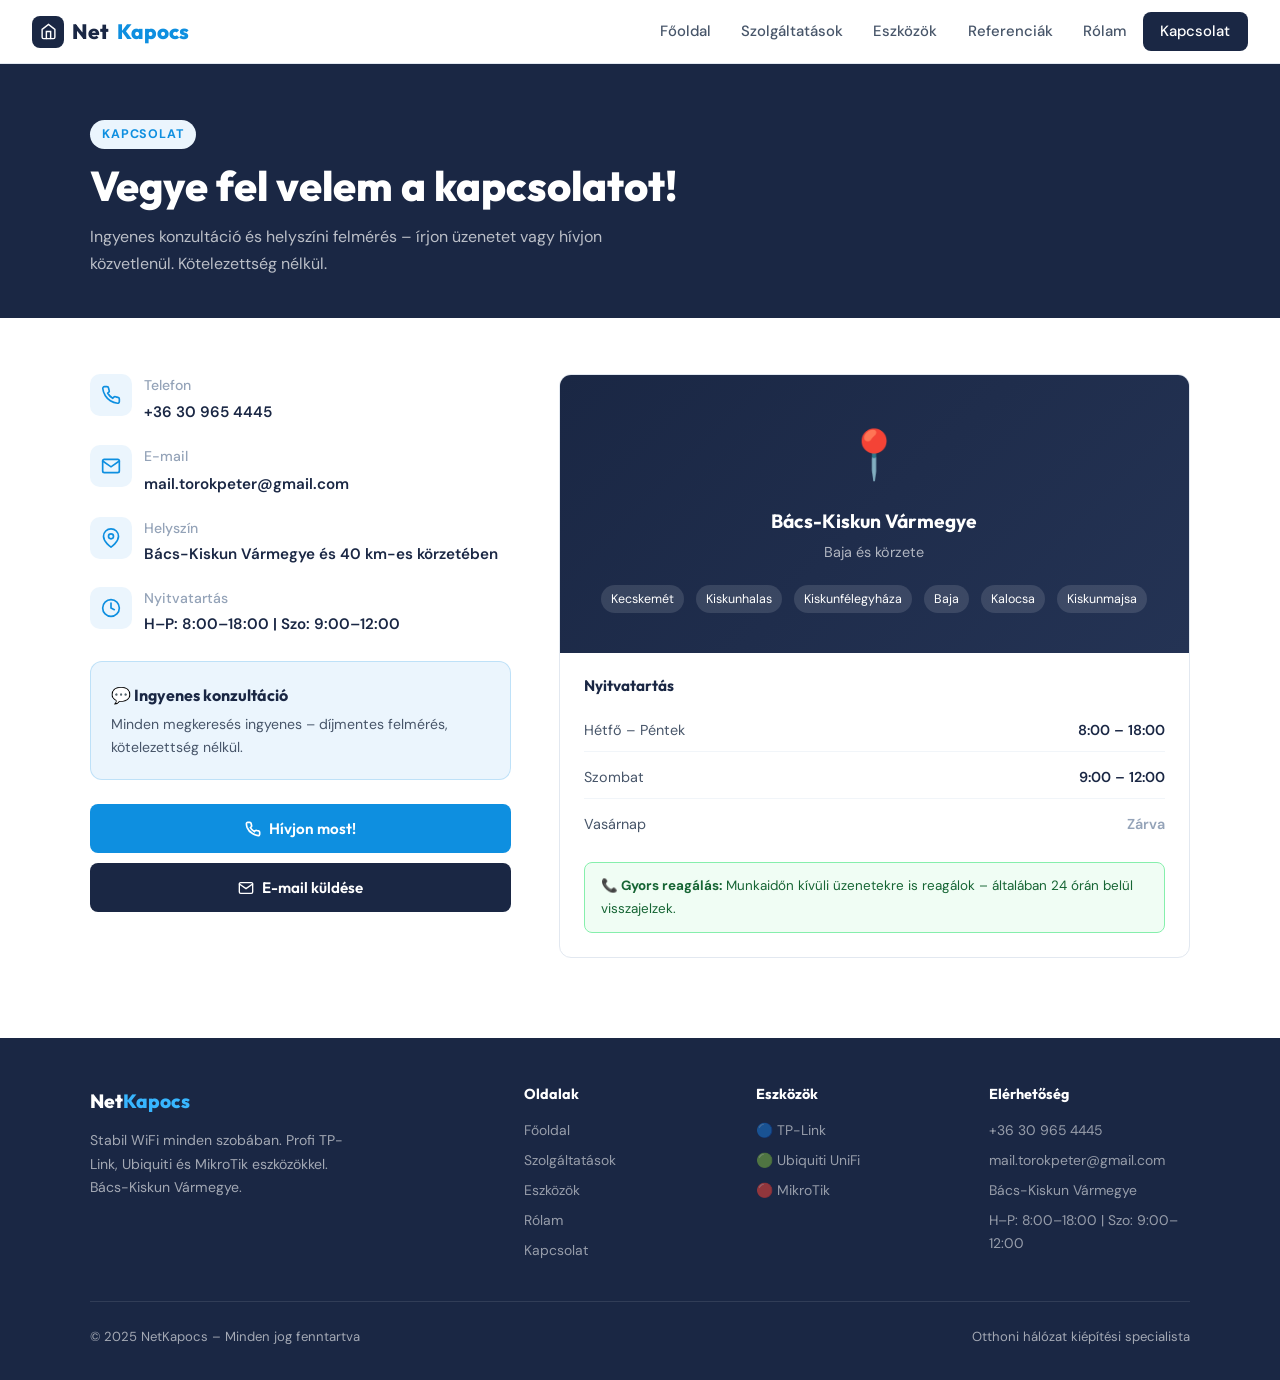
<file: kapcsolat.html>
<!DOCTYPE html>
<html lang="hu">
<head>
<meta charset="UTF-8">
<meta name="viewport" content="width=device-width, initial-scale=1.0">
<title>Kapcsolat – NetKapocs</title>
<link rel="preconnect" href="https://fonts.googleapis.com">
<link href="https://fonts.googleapis.com/css2?family=Outfit:wght@400;500;600;700;800&family=DM+Sans:ital,wght@0,400;0,500;1,400&display=swap" rel="stylesheet">
<link rel="stylesheet" href="style.css">
<link rel="icon" type="image/png" href="/image/icon.png">
</head>
<body>

<!-- NAVBAR -->
<nav id="mainNav">
  <a class="logo" href="index.html">
    <div class="logo-icon">
      <svg viewBox="0 0 24 24"><path d="M3 9l9-7 9 7v11a2 2 0 01-2 2H5a2 2 0 01-2-2z"/><polyline points="9 22 9 12 15 12 15 22"/></svg>
    </div>
    Net<span>Kapocs</span>
  </a>
  <ul class="nav-links" id="navLinks">
    <li><a href="index.html">Főoldal</a></li>
    <li><a href="szolgaltatasok.html">Szolgáltatások</a></li>
    <li><a href="eszkozok.html">Eszközök</a></li>
    <li><a href="referenciak.html">Referenciák</a></li>
    <li><a href="rolam.html">Rólam</a></li>
    <li><a href="kapcsolat.html" class="nav-cta">Kapcsolat</a></li>
  </ul>
  <button class="hamburger" id="hamburger" onclick="toggleMenu()" aria-label="Menü">
    <span></span><span></span><span></span>
  </button>
</nav>


<!-- CONTACT PAGE HEADER -->
<div style="background:var(--navy);color:white;padding:3.5rem 2rem 2.5rem">
  <div style="max-width:1100px;margin:0 auto">
    <div class="section-tag" style="margin-bottom:.8rem">Kapcsolat</div>
    <h1 style="color:white;font-size:clamp(1.8rem,4vw,2.6rem);font-weight:800;margin-bottom:.75rem">Vegye fel velem a kapcsolatot!</h1>
    <p style="color:rgba(255,255,255,0.7);max-width:560px;font-size:1rem;line-height:1.7">Ingyenes konzultáció és helyszíni felmérés – írjon üzenetet vagy hívjon közvetlenül. Kötelezettség nélkül.</p>
  </div>
</div>

<!-- CONTACT CONTENT -->
<section class="section section-alt" style="padding-top:3.5rem">
  <div class="contact-grid" style="max-width:1100px;margin:0 auto;display:grid;grid-template-columns:1fr 1.5fr;gap:3rem;align-items:start">

    <!-- LEFT: Contact info -->
    <div>
      <div style="display:flex;gap:12px;align-items:flex-start;margin-bottom:1.25rem">
        <div style="width:42px;height:42px;background:var(--blue-pale);border-radius:10px;display:flex;align-items:center;justify-content:center;flex-shrink:0">
          <svg width="20" height="20" viewBox="0 0 24 24" style="stroke:var(--blue);fill:none;stroke-width:2;stroke-linecap:round"><path d="M22 16.92v3a2 2 0 01-2.18 2 19.79 19.79 0 01-8.63-3.07 19.5 19.5 0 01-6-6A19.79 19.79 0 012.12 4.18 2 2 0 014.11 2h3a2 2 0 012 1.72c.127.96.361 1.903.7 2.81a2 2 0 01-.45 2.11L8.09 9.91a16 16 0 006 6l1.27-1.27a2 2 0 012.11-.45c.907.339 1.85.573 2.81.7A2 2 0 0122 16.92z"/></svg>
        </div>
        <div>
          <div style="font-size:.88rem;color:var(--gray-400);font-weight:500;margin-bottom:2px">Telefon</div>
          <a href="tel:+36309654445" style="color:var(--navy);font-weight:600;font-size:.95rem;text-decoration:none">+36 30 965 4445</a>
        </div>
      </div>

      <div style="display:flex;gap:12px;align-items:flex-start;margin-bottom:1.25rem">
        <div style="width:42px;height:42px;background:var(--blue-pale);border-radius:10px;display:flex;align-items:center;justify-content:center;flex-shrink:0">
          <svg width="20" height="20" viewBox="0 0 24 24" style="stroke:var(--blue);fill:none;stroke-width:2;stroke-linecap:round"><path d="M4 4h16c1.1 0 2 .9 2 2v12c0 1.1-.9 2-2 2H4c-1.1 0-2-.9-2-2V6c0-1.1.9-2 2-2z"/><polyline points="22,6 12,13 2,6"/></svg>
        </div>
        <div>
          <div style="font-size:.88rem;color:var(--gray-400);font-weight:500;margin-bottom:2px">E-mail</div>
          <a href="mailto:mail.torokpeter@gmail.com" style="color:var(--navy);font-weight:600;font-size:.95rem;text-decoration:none">mail.torokpeter@gmail.com</a>
        </div>
      </div>

      <div style="display:flex;gap:12px;align-items:flex-start;margin-bottom:1.25rem">
        <div style="width:42px;height:42px;background:var(--blue-pale);border-radius:10px;display:flex;align-items:center;justify-content:center;flex-shrink:0">
          <svg width="20" height="20" viewBox="0 0 24 24" style="stroke:var(--blue);fill:none;stroke-width:2;stroke-linecap:round"><path d="M21 10c0 7-9 13-9 13s-9-6-9-13a9 9 0 0118 0z"/><circle cx="12" cy="10" r="3"/></svg>
        </div>
        <div>
          <div style="font-size:.88rem;color:var(--gray-400);font-weight:500;margin-bottom:2px">Helyszín</div>
          <div style="color:var(--navy);font-weight:600;font-size:.95rem">Bács-Kiskun Vármegye és 40 km-es körzetében</div>
        </div>
      </div>

      <div style="display:flex;gap:12px;align-items:flex-start;margin-bottom:1.5rem">
        <div style="width:42px;height:42px;background:var(--blue-pale);border-radius:10px;display:flex;align-items:center;justify-content:center;flex-shrink:0">
          <svg width="20" height="20" viewBox="0 0 24 24" style="stroke:var(--blue);fill:none;stroke-width:2;stroke-linecap:round"><circle cx="12" cy="12" r="10"/><polyline points="12 6 12 12 16 14"/></svg>
        </div>
        <div>
          <div style="font-size:.88rem;color:var(--gray-400);font-weight:500;margin-bottom:2px">Nyitvatartás</div>
          <div style="color:var(--navy);font-weight:600;font-size:.95rem">H–P: 8:00–18:00 | Szo: 9:00–12:00</div>
        </div>
      </div>

      <div style="background:var(--blue-pale);border:1px solid rgba(14,143,224,0.2);border-radius:var(--radius);padding:1.25rem">
        <div style="font-weight:700;color:var(--navy);margin-bottom:4px;font-family:'Outfit',sans-serif">💬 Ingyenes konzultáció</div>
        <div style="font-size:.88rem;color:var(--gray-600)">Minden megkeresés ingyenes – díjmentes felmérés, kötelezettség nélkül.</div>
      </div>

      <!-- Quick action buttons -->
      <div style="margin-top:1.5rem;display:flex;flex-direction:column;gap:10px">
        <a href="tel:+36309654445" class="btn btn-primary" style="justify-content:center;width:100%">
          <svg width="16" height="16" viewBox="0 0 24 24" style="fill:none;stroke:currentColor;stroke-width:2.5;stroke-linecap:round"><path d="M22 16.92v3a2 2 0 01-2.18 2 19.79 19.79 0 01-8.63-3.07A19.5 19.5 0 013.07 9.47 19.79 19.79 0 012.12 4.18 2 2 0 014.11 2h3a2 2 0 012 1.72c.127.96.361 1.903.7 2.81a2 2 0 01-.45 2.11L8.09 9.91a16 16 0 006 6l1.27-1.27a2 2 0 012.11-.45c.907.339 1.85.573 2.81.7A2 2 0 0122 16.92z"/></svg>
          Hívjon most!
        </a>
        <a href="mailto:mail.torokpeter@gmail.com" class="btn btn-dark" style="justify-content:center;width:100%">
          <svg width="16" height="16" viewBox="0 0 24 24" style="fill:none;stroke:currentColor;stroke-width:2;stroke-linecap:round"><path d="M4 4h16c1.1 0 2 .9 2 2v12c0 1.1-.9 2-2 2H4c-1.1 0-2-.9-2-2V6c0-1.1.9-2 2-2z"/><polyline points="22,6 12,13 2,6"/></svg>
          E-mail küldése
        </a>
      </div>
    </div>

    <!-- RIGHT: Map placeholder + info -->
    <div>
      <div style="background:white;border:1px solid var(--gray-200);border-radius:var(--radius);overflow:hidden">
        <!-- Map placeholder -->
        <div style="background:linear-gradient(135deg,var(--navy) 0%,#243354 100%);padding:2.5rem 2rem;text-align:center">
          <div style="font-size:3rem;margin-bottom:1rem">📍</div>
          <h3 style="color:white;font-size:1.2rem;margin-bottom:.5rem">Bács-Kiskun Vármegye</h3>
          <p style="color:rgba(255,255,255,0.65);font-size:.9rem">Baja és körzete</p>
          <div style="margin-top:1.25rem;display:flex;justify-content:center;gap:.75rem;flex-wrap:wrap">
            <span style="background:rgba(255,255,255,0.12);color:white;font-size:.78rem;padding:4px 10px;border-radius:100px">Kecskemét</span>
            <span style="background:rgba(255,255,255,0.12);color:white;font-size:.78rem;padding:4px 10px;border-radius:100px">Kiskunhalas</span>
            <span style="background:rgba(255,255,255,0.12);color:white;font-size:.78rem;padding:4px 10px;border-radius:100px">Kiskunfélegyháza</span>
            <span style="background:rgba(255,255,255,0.12);color:white;font-size:.78rem;padding:4px 10px;border-radius:100px">Baja</span>
            <span style="background:rgba(255,255,255,0.12);color:white;font-size:.78rem;padding:4px 10px;border-radius:100px">Kalocsa</span>
            <span style="background:rgba(255,255,255,0.12);color:white;font-size:.78rem;padding:4px 10px;border-radius:100px">Kiskunmajsa</span>
          </div>
        </div>

        <!-- Opening hours table -->
        <div style="padding:1.5rem">
          <h4 style="font-size:.95rem;font-weight:700;margin-bottom:1rem;color:var(--navy)">Nyitvatartás</h4>
          <div style="display:flex;flex-direction:column;gap:6px">
            <div style="display:flex;justify-content:space-between;padding:8px 0;border-bottom:1px solid var(--gray-100)">
              <span style="font-size:.9rem;color:var(--gray-600)">Hétfő – Péntek</span>
              <span style="font-size:.9rem;font-weight:600;color:var(--navy)">8:00 – 18:00</span>
            </div>
            <div style="display:flex;justify-content:space-between;padding:8px 0;border-bottom:1px solid var(--gray-100)">
              <span style="font-size:.9rem;color:var(--gray-600)">Szombat</span>
              <span style="font-size:.9rem;font-weight:600;color:var(--navy)">9:00 – 12:00</span>
            </div>
            <div style="display:flex;justify-content:space-between;padding:8px 0">
              <span style="font-size:.9rem;color:var(--gray-600)">Vasárnap</span>
              <span style="font-size:.9rem;font-weight:600;color:var(--gray-400)">Zárva</span>
            </div>
          </div>
          <div style="margin-top:1.1rem;background:#F0FDF4;border:1px solid #86EFAC;border-radius:8px;padding:.75rem 1rem;font-size:.84rem;color:#166534">
            <strong>📞 Gyors reagálás:</strong> Munkaidőn kívüli üzenetekre is reagálok – általában 24 órán belül visszajelzek.
          </div>
        </div>
      </div>
    </div>

  </div>
</section>

<!-- FOOTER -->
<footer>
  <div class="footer-inner">
    <div>
      <div class="footer-logo">Net<span>Kapocs</span></div>
      <div class="footer-desc">Stabil WiFi minden szobában. Profi TP-Link, Ubiquiti és MikroTik eszközökkel. Bács-Kiskun Vármegye.</div>
    </div>
    <div class="footer-col">
      <h4>Oldalak</h4>
      <a href="index.html">Főoldal</a>
      <a href="szolgaltatasok.html">Szolgáltatások</a>
      <a href="eszkozok.html">Eszközök</a>
      <a href="rolam.html">Rólam</a>
      <a href="kapcsolat.html">Kapcsolat</a>
    </div>
    <div class="footer-col">
      <h4>Eszközök</h4>
      <a href="eszkozok.html">🔵 TP-Link</a>
      <a href="eszkozok.html">🟢 Ubiquiti UniFi</a>
      <a href="eszkozok.html">🔴 MikroTik</a>
    </div>
    <div class="footer-col">
      <h4>Elérhetőség</h4>
      <a href="tel:+36309654445">+36 30 965 4445</a>
      <a href="mailto:mail.torokpeter@gmail.com">mail.torokpeter@gmail.com</a>
      <a>Bács-Kiskun Vármegye</a>
      <a>H–P: 8:00–18:00 | Szo: 9:00–12:00</a>
    </div>
  </div>
  <div class="footer-bottom">
    <span>© 2025 NetKapocs – Minden jog fenntartva</span>
    <span>Otthoni hálózat kiépítési specialista</span>
  </div>
</footer>

<script>
function toggleMenu() {
  const nav = document.getElementById('navLinks');
  const btn = document.getElementById('hamburger');
  nav.classList.toggle('open');
  btn.classList.toggle('open');
}
document.addEventListener('click', function(e) {
  const nav = document.getElementById('navLinks');
  const btn = document.getElementById('hamburger');
  if (!nav.contains(e.target) && !btn.contains(e.target)) {
    nav.classList.remove('open');
    btn.classList.remove('open');
  }
});
</script>
</body>
</html>
</file>
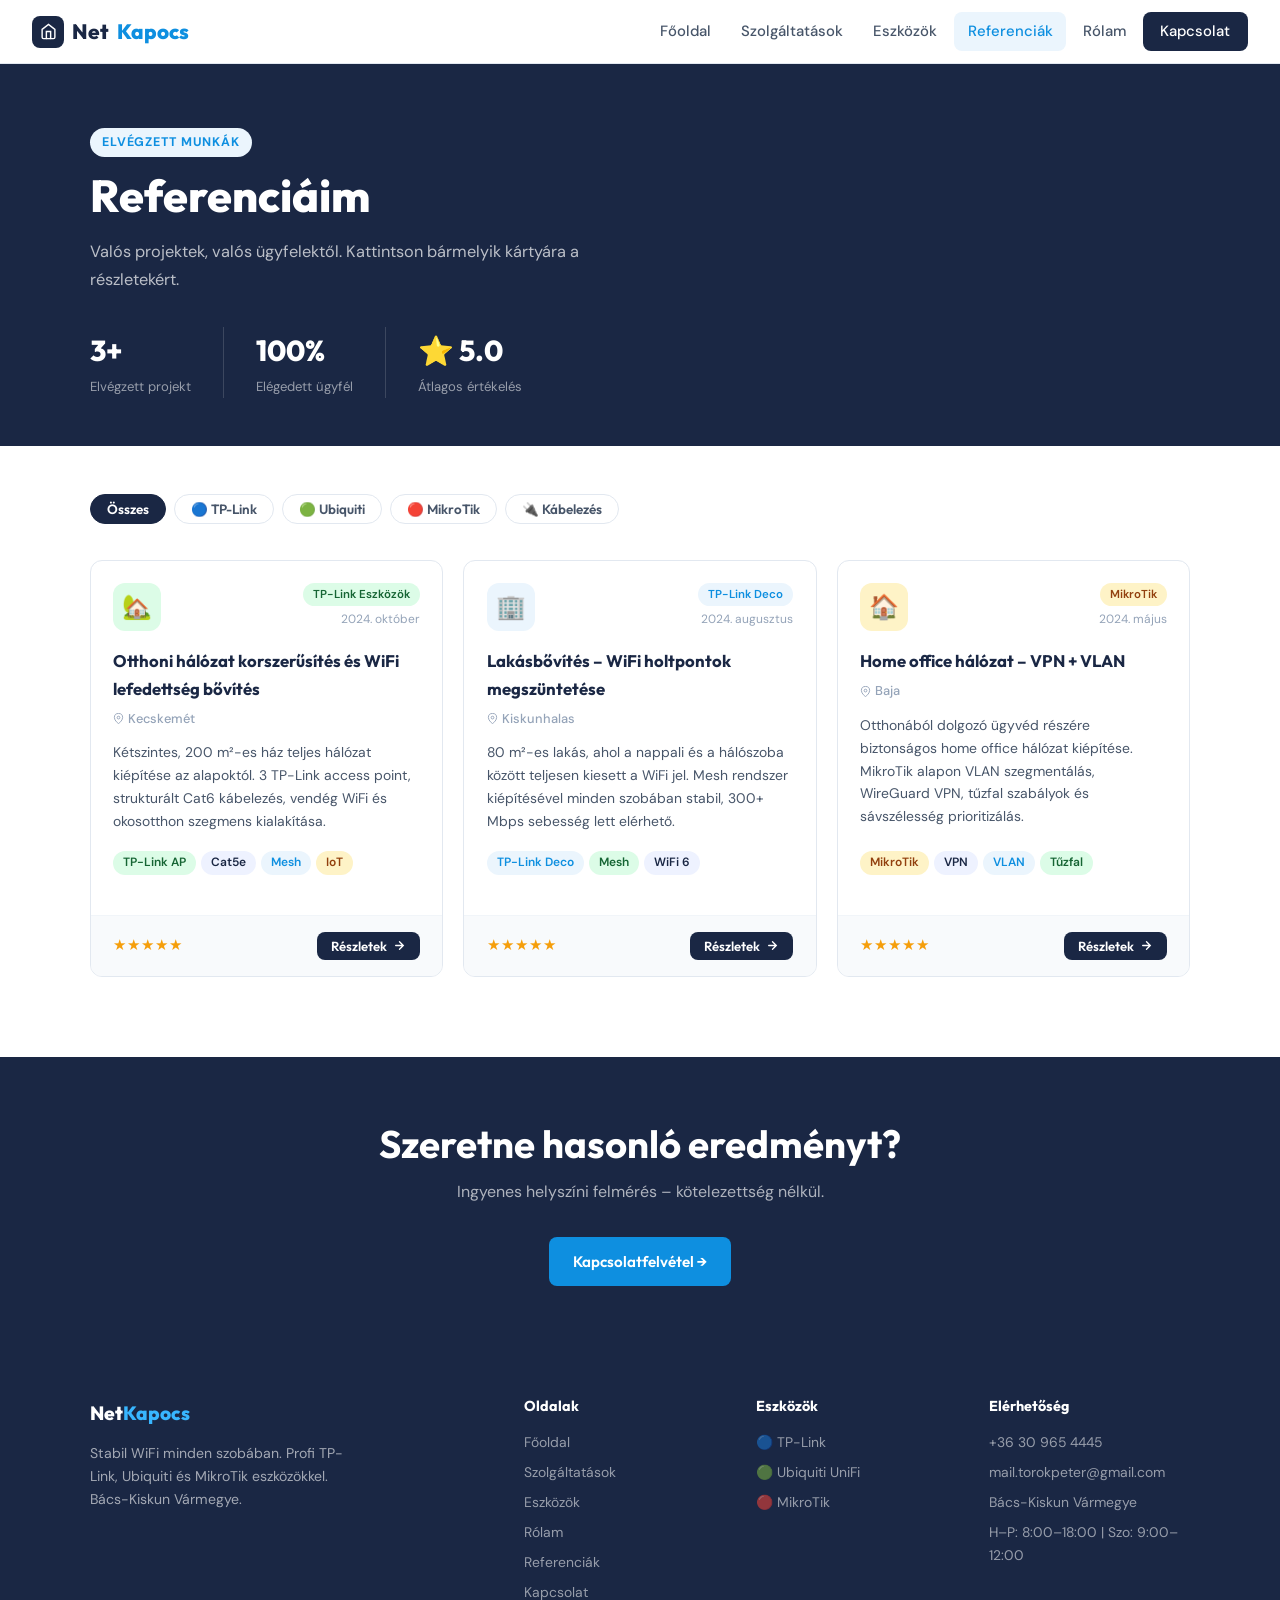
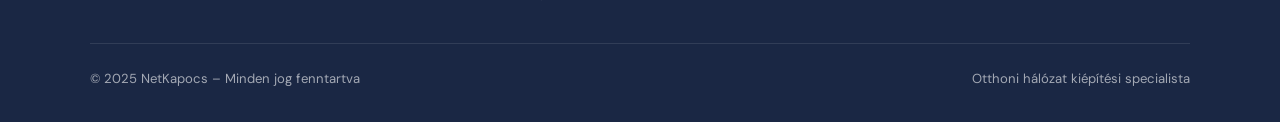
<file: referenciak2.html>
<!DOCTYPE html>
<html lang="hu">
<head>
<meta charset="UTF-8">
<meta name="viewport" content="width=device-width, initial-scale=1.0">
<title>Referenciák – NetKapocs</title>
<link rel="preconnect" href="https://fonts.googleapis.com">
<link href="https://fonts.googleapis.com/css2?family=Outfit:wght@400;500;600;700;800&family=DM+Sans:ital,wght@0,400;0,500;1,400&display=swap" rel="stylesheet">
<link rel="stylesheet" href="style.css">
<style>
/* ---- FILTER BUTTONS ---- */
.filter-bar {
  display: flex;
  gap: 8px;
  flex-wrap: wrap;
  margin-bottom: 2.25rem;
}
.filter-btn {
  padding: 6px 16px;
  border-radius: 100px;
  border: 1.5px solid var(--gray-200);
  background: white;
  color: var(--gray-600);
  font-family: 'Outfit', sans-serif;
  font-size: .84rem;
  font-weight: 600;
  cursor: pointer;
  transition: all .15s;
}
.filter-btn:hover { border-color: var(--blue); color: var(--blue); }
.filter-btn.active { background: var(--navy); border-color: var(--navy); color: white; }

/* ---- REF CARDS GRID ---- */
.ref-grid {
  display: grid;
  grid-template-columns: repeat(3, 1fr);
  gap: 1.25rem;
}

/* ---- REF CARD ---- */
.ref-card {
  background: white;
  border: 1px solid var(--gray-200);
  border-radius: var(--radius);
  overflow: hidden;
  display: flex;
  flex-direction: column;
  transition: all .2s;
  cursor: default;
}
.ref-card:hover {
  border-color: var(--blue);
  box-shadow: 0 6px 28px rgba(14,143,224,0.12);
  transform: translateY(-3px);
}

.ref-card-header {
  padding: 1.4rem 1.4rem 0;
  display: flex;
  align-items: flex-start;
  justify-content: space-between;
  gap: 10px;
}

.ref-card-icon {
  width: 48px; height: 48px;
  border-radius: 12px;
  display: flex; align-items: center; justify-content: center;
  font-size: 1.5rem;
  flex-shrink: 0;
}
.icon-bg-blue  { background: var(--blue-pale); }
.icon-bg-green { background: #DCFCE7; }
.icon-bg-orange{ background: #FEF3C7; }
.icon-bg-navy  { background: #EEF2FF; }

.ref-card-body {
  padding: 1rem 1.4rem 1.4rem;
  flex: 1;
  display: flex;
  flex-direction: column;
}

.ref-card-title {
  font-family: 'Outfit', sans-serif;
  font-size: 1.05rem;
  font-weight: 700;
  color: var(--navy);
  margin-bottom: .35rem;
}

.ref-card-location {
  font-size: .8rem;
  color: var(--gray-400);
  font-weight: 500;
  margin-bottom: .75rem;
  display: flex;
  align-items: center;
  gap: 4px;
}

.ref-card-desc {
  font-size: .87rem;
  color: var(--gray-600);
  line-height: 1.65;
  flex: 1;
  margin-bottom: 1.1rem;
}

.ref-card-tags {
  display: flex;
  flex-wrap: wrap;
  gap: 5px;
  margin-bottom: 1.1rem;
}

.ref-card-footer {
  display: flex;
  align-items: center;
  justify-content: space-between;
  padding: 1rem 1.4rem;
  border-top: 1px solid var(--gray-100);
  background: var(--gray-50);
}

.ref-card-stars {
  color: #F59E0B;
  font-size: .95rem;
  letter-spacing: 1px;
}

.btn-details {
  display: inline-flex;
  align-items: center;
  gap: 6px;
  padding: 6px 14px;
  background: var(--navy);
  color: white;
  border: none;
  border-radius: var(--radius-sm);
  font-family: 'Outfit', sans-serif;
  font-size: .82rem;
  font-weight: 600;
  cursor: pointer;
  transition: background .15s;
}
.btn-details:hover { background: var(--blue); }

/* ---- MODAL OVERLAY ---- */
.modal-overlay {
  display: none;
  position: fixed;
  inset: 0;
  background: rgba(15, 23, 42, 0.65);
  backdrop-filter: blur(6px);
  z-index: 500;
  align-items: center;
  justify-content: center;
  padding: 1.5rem;
}
.modal-overlay.open { display: flex; }

.modal-box {
  background: white;
  border-radius: 16px;
  width: 100%;
  max-width: 680px;
  max-height: 90vh;
  overflow-y: auto;
  box-shadow: 0 24px 64px rgba(15,23,42,0.25);
  animation: modalIn .22s ease;
}
@keyframes modalIn {
  from { opacity: 0; transform: translateY(16px) scale(.98); }
  to   { opacity: 1; transform: translateY(0) scale(1); }
}

.modal-header {
  background: var(--navy);
  padding: 1.75rem 2rem 1.5rem;
  display: flex;
  align-items: flex-start;
  gap: 16px;
}
.modal-header-icon {
  width: 52px; height: 52px;
  border-radius: 12px;
  display: flex; align-items: center; justify-content: center;
  font-size: 1.6rem;
  flex-shrink: 0;
  background: rgba(255,255,255,0.12);
}
.modal-header-text { flex: 1; }
.modal-header-text h2 {
  color: white;
  font-size: 1.25rem;
  font-weight: 800;
  margin-bottom: 4px;
}
.modal-header-text .modal-location {
  color: rgba(255,255,255,0.6);
  font-size: .83rem;
  display: flex;
  align-items: center;
  gap: 4px;
}
.modal-close {
  background: rgba(255,255,255,0.12);
  border: none;
  width: 34px; height: 34px;
  border-radius: 8px;
  cursor: pointer;
  display: flex;
  align-items: center;
  justify-content: center;
  flex-shrink: 0;
  transition: background .15s;
  margin-top: -2px;
}
.modal-close:hover { background: rgba(255,255,255,0.22); }
.modal-close svg { stroke: white; fill: none; stroke-width: 2.5; stroke-linecap: round; }

.modal-body { padding: 1.75rem 2rem; }

.modal-section { margin-bottom: 1.5rem; }
.modal-section-title {
  font-family: 'Outfit', sans-serif;
  font-size: .82rem;
  font-weight: 700;
  text-transform: uppercase;
  letter-spacing: .06em;
  color: var(--blue);
  margin-bottom: .6rem;
}
.modal-section p {
  font-size: .9rem;
  color: var(--gray-600);
  line-height: 1.75;
}

.modal-meta-grid {
  display: grid;
  grid-template-columns: 1fr 1fr;
  gap: .75rem;
  margin-bottom: 1.5rem;
}
.modal-meta-item {
  background: var(--gray-50);
  border: 1px solid var(--gray-100);
  border-radius: 10px;
  padding: .75rem 1rem;
}
.modal-meta-label {
  font-size: .76rem;
  color: var(--gray-400);
  font-weight: 600;
  margin-bottom: 3px;
}
.modal-meta-value {
  font-size: .9rem;
  font-weight: 700;
  color: var(--navy);
  font-family: 'Outfit', sans-serif;
}

.modal-results {
  background: var(--blue-pale);
  border: 1px solid rgba(14,143,224,0.2);
  border-radius: 10px;
  padding: 1.1rem 1.25rem;
  margin-bottom: 1.5rem;
}
.modal-results-title {
  font-family: 'Outfit', sans-serif;
  font-size: .88rem;
  font-weight: 700;
  color: var(--navy);
  margin-bottom: .6rem;
}
.modal-results ul {
  list-style: none;
  padding: 0; margin: 0;
  display: flex;
  flex-direction: column;
  gap: 5px;
}
.modal-results li {
  font-size: .86rem;
  color: var(--gray-600);
  padding-left: 18px;
  position: relative;
}
.modal-results li::before { content: '✓'; position: absolute; left: 0; color: var(--blue); font-weight: 700; }

.modal-tags {
  display: flex;
  flex-wrap: wrap;
  gap: 6px;
  margin-bottom: 1.5rem;
}

.modal-footer {
  padding: 1.25rem 2rem;
  border-top: 1px solid var(--gray-100);
  display: flex;
  align-items: center;
  justify-content: space-between;
  background: var(--gray-50);
  border-radius: 0 0 16px 16px;
}
.modal-stars { color: #F59E0B; font-size: 1.1rem; letter-spacing: 2px; }
.modal-reviewer {
  font-size: .83rem;
  color: var(--gray-400);
  font-style: italic;
}

/* ---- RESPONSIVE ---- */
@media (max-width: 900px) {
  .ref-grid { grid-template-columns: repeat(2, 1fr); }
}
@media (max-width: 580px) {
  .ref-grid { grid-template-columns: 1fr; }
  .modal-meta-grid { grid-template-columns: 1fr; }
  .modal-body { padding: 1.25rem 1.25rem; }
  .modal-header { padding: 1.25rem 1.25rem 1rem; }
  .modal-footer { padding: 1rem 1.25rem; flex-direction: column; gap: 8px; text-align: center; }
}
</style>
</head>
<body>

<!-- NAVBAR -->
<nav id="mainNav">
  <a class="logo" href="index.html">
    <div class="logo-icon">
      <svg viewBox="0 0 24 24"><path d="M3 9l9-7 9 7v11a2 2 0 01-2 2H5a2 2 0 01-2-2z"/><polyline points="9 22 9 12 15 12 15 22"/></svg>
    </div>
    Net<span>Kapocs</span>
  </a>
  <ul class="nav-links" id="navLinks">
    <li><a href="index.html">Főoldal</a></li>
    <li><a href="szolgaltatasok.html">Szolgáltatások</a></li>
    <li><a href="eszkozok.html">Eszközök</a></li>
    <li><a href="referenciak.html" class="active">Referenciák</a></li>
    <li><a href="rolam.html">Rólam</a></li>
    <li><a href="kapcsolat.html" class="nav-cta">Kapcsolat</a></li>
  </ul>
  <button class="hamburger" id="hamburger" onclick="toggleMenu()" aria-label="Menü">
    <span></span><span></span><span></span>
  </button>
</nav>

<!-- PAGE HEADER -->
<div style="background:var(--navy);color:white;padding:4rem 2rem 3rem">
  <div style="max-width:1100px;margin:0 auto">
    <div class="section-tag" style="margin-bottom:.8rem">Elvégzett munkák</div>
    <h1 style="color:white;font-size:clamp(2rem,4vw,2.8rem);font-weight:800;margin-bottom:.9rem">Referenciáim</h1>
    <p style="color:rgba(255,255,255,0.7);max-width:560px;font-size:1.02rem;line-height:1.75">Valós projektek, valós ügyfelektől. Kattintson bármelyik kártyára a részletekért.</p>
    <!-- Stats row -->
    <div style="display:flex;gap:2rem;flex-wrap:wrap;margin-top:2rem">
      <div>
        <div style="font-family:'Outfit',sans-serif;font-size:1.8rem;font-weight:800;color:white" id="statCount">0</div>
        <div style="color:rgba(255,255,255,0.55);font-size:.82rem;margin-top:2px">Elvégzett projekt</div>
      </div>
      <div style="width:1px;background:rgba(255,255,255,0.15)"></div>
      <div>
        <div style="font-family:'Outfit',sans-serif;font-size:1.8rem;font-weight:800;color:white">100%</div>
        <div style="color:rgba(255,255,255,0.55);font-size:.82rem;margin-top:2px">Elégedett ügyfél</div>
      </div>
      <div style="width:1px;background:rgba(255,255,255,0.15)"></div>
      <div>
        <div style="font-family:'Outfit',sans-serif;font-size:1.8rem;font-weight:800;color:white">⭐ 5.0</div>
        <div style="color:rgba(255,255,255,0.55);font-size:.82rem;margin-top:2px">Átlagos értékelés</div>
      </div>
    </div>
  </div>
</div>

<!-- MAIN CONTENT -->
<section class="section section-alt" style="padding-top:3rem">
  <div class="section-inner">

    <!-- Filter bar -->
    <div class="filter-bar" id="filterBar">
      <button class="filter-btn active" data-filter="all" onclick="filterCards('all', this)">Összes</button>
      <button class="filter-btn" data-filter="tp-link" onclick="filterCards('tp-link', this)">🔵 TP-Link</button>
      <button class="filter-btn" data-filter="ubiquiti" onclick="filterCards('ubiquiti', this)">🟢 Ubiquiti</button>
      <button class="filter-btn" data-filter="mikrotik" onclick="filterCards('mikrotik', this)">🔴 MikroTik</button>
      <button class="filter-btn" data-filter="kabelez" onclick="filterCards('kabelez', this)">🔌 Kábelezés</button>
    </div>

    <!-- Cards grid -->
    <div class="ref-grid" id="refGrid">

      <!-- ============================================================
           REFERENCIA KÁRTYA #1
           Másolja ezt a blokkot új referencia hozzáadásához!
           data-filter: tp-link | ubiquiti | mikrotik | kabelez
           ============================================================ -->
      <div class="ref-card" data-filter="ubiquiti">
        <div class="ref-card-header">
          <div class="ref-card-icon icon-bg-green">🏡</div>
          <div style="display:flex;flex-direction:column;align-items:flex-end;gap:4px">
            <span class="badge badge-green" style="font-size:.72rem">TP-Link Eszközök</span>
            <span style="font-size:.75rem;color:var(--gray-400)">2024. október</span>
          </div>
        </div>
        <div class="ref-card-body">
          <div class="ref-card-title">Otthoni hálózat korszerűsítés és WiFi lefedettség bővítés</div>
          <div class="ref-card-location">
            <svg width="11" height="11" viewBox="0 0 24 24" style="stroke:var(--gray-400);fill:none;stroke-width:2"><path d="M21 10c0 7-9 13-9 13s-9-6-9-13a9 9 0 0118 0z"/><circle cx="12" cy="10" r="3"/></svg>
            Kecskemét
          </div>
          <p class="ref-card-desc">Kétszintes, 200 m²-es ház teljes hálózat kiépítése az alapoktól. 3 TP-Link access point, strukturált Cat6 kábelezés, vendég WiFi és okosotthon szegmens kialakítása.</p>
          <div class="ref-card-tags">
            <span class="badge badge-green">TP-Link AP</span>
            <span class="badge badge-navy">Cat5e</span>
            <span class="badge badge-blue">Mesh</span>
            <span class="badge badge-orange">IoT</span>
          </div>
        </div>
        <div class="ref-card-footer">
          <div class="ref-card-stars">★★★★★</div>
          <button class="btn-details" onclick="openModal('modal-1')">
            Részletek
            <svg width="13" height="13" viewBox="0 0 24 24" style="stroke:currentColor;fill:none;stroke-width:2.5;stroke-linecap:round"><path d="M5 12h14M12 5l7 7-7 7"/></svg>
          </button>
        </div>
      </div>

      <!-- REFERENCIA KÁRTYA #2 -->
      <div class="ref-card" data-filter="tp-link">
        <div class="ref-card-header">
          <div class="ref-card-icon icon-bg-blue">🏢</div>
          <div style="display:flex;flex-direction:column;align-items:flex-end;gap:4px">
            <span class="badge badge-blue" style="font-size:.72rem">TP-Link Deco</span>
            <span style="font-size:.75rem;color:var(--gray-400)">2024. augusztus</span>
          </div>
        </div>
        <div class="ref-card-body">
          <div class="ref-card-title">Lakásbővítés – WiFi holtpontok megszüntetése</div>
          <div class="ref-card-location">
            <svg width="11" height="11" viewBox="0 0 24 24" style="stroke:var(--gray-400);fill:none;stroke-width:2"><path d="M21 10c0 7-9 13-9 13s-9-6-9-13a9 9 0 0118 0z"/><circle cx="12" cy="10" r="3"/></svg>
            Kiskunhalas
          </div>
          <p class="ref-card-desc">80 m²-es lakás, ahol a nappali és a hálószoba között teljesen kiesett a WiFi jel. Mesh rendszer kiépítésével minden szobában stabil, 300+ Mbps sebesség lett elérhető.</p>
          <div class="ref-card-tags">
            <span class="badge badge-blue">TP-Link Deco</span>
            <span class="badge badge-green">Mesh</span>
            <span class="badge badge-navy">WiFi 6</span>
          </div>
        </div>
        <div class="ref-card-footer">
          <div class="ref-card-stars">★★★★★</div>
          <button class="btn-details" onclick="openModal('modal-2')">
            Részletek
            <svg width="13" height="13" viewBox="0 0 24 24" style="stroke:currentColor;fill:none;stroke-width:2.5;stroke-linecap:round"><path d="M5 12h14M12 5l7 7-7 7"/></svg>
          </button>
        </div>
      </div>

      <!-- REFERENCIA KÁRTYA #3 -->
      <div class="ref-card" data-filter="mikrotik">
        <div class="ref-card-header">
          <div class="ref-card-icon icon-bg-orange">🏠</div>
          <div style="display:flex;flex-direction:column;align-items:flex-end;gap:4px">
            <span class="badge badge-orange" style="font-size:.72rem">MikroTik</span>
            <span style="font-size:.75rem;color:var(--gray-400)">2024. május</span>
          </div>
        </div>
        <div class="ref-card-body">
          <div class="ref-card-title">Home office hálózat – VPN + VLAN</div>
          <div class="ref-card-location">
            <svg width="11" height="11" viewBox="0 0 24 24" style="stroke:var(--gray-400);fill:none;stroke-width:2"><path d="M21 10c0 7-9 13-9 13s-9-6-9-13a9 9 0 0118 0z"/><circle cx="12" cy="10" r="3"/></svg>
            Baja
          </div>
          <p class="ref-card-desc">Otthonából dolgozó ügyvéd részére biztonságos home office hálózat kiépítése. MikroTik alapon VLAN szegmentálás, WireGuard VPN, tűzfal szabályok és sávszélesség prioritizálás.</p>
          <div class="ref-card-tags">
            <span class="badge badge-orange">MikroTik</span>
            <span class="badge badge-navy">VPN</span>
            <span class="badge badge-blue">VLAN</span>
            <span class="badge badge-green">Tűzfal</span>
          </div>
        </div>
        <div class="ref-card-footer">
          <div class="ref-card-stars">★★★★★</div>
          <button class="btn-details" onclick="openModal('modal-3')">
            Részletek
            <svg width="13" height="13" viewBox="0 0 24 24" style="stroke:currentColor;fill:none;stroke-width:2.5;stroke-linecap:round"><path d="M5 12h14M12 5l7 7-7 7"/></svg>
          </button>
        </div>
      </div>
 

    </div><!-- /ref-grid -->
  </div>
</section>

<!-- CTA -->
<div class="cta-banner">
  <h2>Szeretne hasonló eredményt?</h2>
  <p>Ingyenes helyszíni felmérés – kötelezettség nélkül.</p>
  <a href="kapcsolat.html" class="btn btn-primary">Kapcsolatfelvétel →</a>
</div>

<!-- FOOTER -->
<footer>
  <div class="footer-inner">
    <div>
      <div class="footer-logo">Net<span>Kapocs</span></div>
      <div class="footer-desc">Stabil WiFi minden szobában. Profi TP-Link, Ubiquiti és MikroTik eszközökkel. Bács-Kiskun Vármegye.</div>
    </div>
    <div class="footer-col">
      <h4>Oldalak</h4>
      <a href="index.html">Főoldal</a>
      <a href="szolgaltatasok.html">Szolgáltatások</a>
      <a href="eszkozok.html">Eszközök</a>
      <a href="rolam.html">Rólam</a>
      <a href="referenciak.html">Referenciák</a>
      <a href="kapcsolat.html">Kapcsolat</a>
    </div>
    <div class="footer-col">
      <h4>Eszközök</h4>
      <a href="eszkozok.html">🔵 TP-Link</a>
      <a href="eszkozok.html">🟢 Ubiquiti UniFi</a>
      <a href="eszkozok.html">🔴 MikroTik</a>
    </div>
    <div class="footer-col">
      <h4>Elérhetőség</h4>
      <a href="tel:+36309654445">+36 30 965 4445</a>
      <a href="mailto:mail.torokpeter@gmail.com">mail.torokpeter@gmail.com</a>
      <a>Bács-Kiskun Vármegye</a>
      <a>H–P: 8:00–18:00 | Szo: 9:00–12:00</a>
    </div>
  </div>
  <div class="footer-bottom">
    <span>© 2025 NetKapocs – Minden jog fenntartva</span>
    <span>Otthoni hálózat kiépítési specialista</span>
  </div>
</footer>


<!-- ================================================================
     MODAL ABLAKOK
     Minden kártyához tartozik egy modal – a tartalmakat itt szerkesztheti.
     ================================================================ -->

<!-- MODAL #1 – Kecskemét, UniFi -->
<div class="modal-overlay" id="modal-1" onclick="closeOnBackdrop(event, 'modal-1')">
  <div class="modal-box">
    <div class="modal-header">
      <div class="modal-header-icon">🏡</div>
      <div class="modal-header-text">
        <h2>Otthoni hálózat korszerűsítés és WiFi lefedettség bővítés</h2>
        <div class="modal-location">
          <svg width="12" height="12" viewBox="0 0 24 24" style="stroke:rgba(255,255,255,0.6);fill:none;stroke-width:2"><path d="M21 10c0 7-9 13-9 13s-9-6-9-13a9 9 0 0118 0z"/><circle cx="12" cy="10" r="3"/></svg>
          Kelebia · 2024. október
        </div>
      </div>
      <button class="modal-close" onclick="closeModal('modal-1')">
        <svg width="16" height="16" viewBox="0 0 24 24"><line x1="18" y1="6" x2="6" y2="18"/><line x1="6" y1="6" x2="18" y2="18"/></svg>
      </button>
    </div>
    <div class="modal-body">
      <div class="modal-meta-grid">
        <div class="modal-meta-item">
          <div class="modal-meta-label">Helyszín</div>
          <div class="modal-meta-value">Kelebia</div>
        </div>
        <div class="modal-meta-item">
          <div class="modal-meta-label">Alapterület</div>
          <div class="modal-meta-value">200 m², 2 szint</div>
        </div>
        <div class="modal-meta-item">
          <div class="modal-meta-label">Eszközök</div>
          <div class="modal-meta-value">TP-Link Eszközök</div>
        </div>
        <div class="modal-meta-item">
          <div class="modal-meta-label">Munkaidő</div>
          <div class="modal-meta-value">3 óra</div>
        </div>
      </div>

      <div class="modal-section">
        <div class="modal-section-title">A helyzet</div>
        <p>A megrendelő otthoni hálózata már korábban ki volt építve, azonban a régi UTP kábelezés miatt a rendszer nem tudta kihasználni az internetelőfizetés teljes sebességét. A kertben, garázsban és a jakuzzi környékén a WiFi kapcsolat instabil volt.</p>
      </div>

      <div class="modal-section">
        <div class="modal-section-title">A megoldás</div>
        <p>A meglévő kábelezés CAT5e kábelre lett cserélve 🔌, amely már támogatja a gigabites adatátvitelt. A hálózat bővítésére egy TP-Link router került telepítésre Access Point módban, így az udvaron, medence mellett és a garázsban is stabil WiFi lefedettség vált elérhetővé 🌿🏊. A jakuzzi mellett található televízió számára szintén stabil kapcsolatot biztosítottunk, így a TV adás és streaming szolgáltatások is zavartalanul működnek 📺.</p>
      </div>

      <div class="modal-results">
        <div class="modal-results-title">📊 Eredmények</div>
        <ul>
          <li>800 Mbps vezetékes sebesség</li>
          <li>Stabil 400 Mbps WiFi kapcsolat</li>
          <li>Teljes kültéri WiFi lefedettség</li>
          <li>Megbízható streaming és multimédiás kapcsolat</li>
          <li>Teljes hálózati dokumentáció és betanítás átadva</li>
        </ul>
      </div>

      <div class="modal-tags">
        <span class="badge badge-green">CAT5e kábelezés</span>
        <span class="badge badge-navy">TP-Link Access Point</span>
        <span class="badge badge-blue">Gigabites hálózat</span>
        <span class="badge badge-orange">Kültéri WiFi</span>
      </div>
    </div>
    <div class="modal-footer">
      <div>
        <div class="modal-stars">★★★★★</div>
        <div class="modal-reviewer">„Nagyon elégedett vagyok a hálózat korszerűsítésével. A korábbi lassú és instabil kapcsolat helyett most mindenhol gyors és megbízható internetem van. Precíz, gyors és szakszerű munka történt.” - László</div>
      </div>
      <a href="kapcsolat.html" class="btn btn-dark" style="font-size:.85rem;padding:.6rem 1.1rem">Hasonlót kérek →</a>
    </div>
  </div>
</div>

<!-- MODAL #2 – Kiskunhalas, TP-Link -->
<div class="modal-overlay" id="modal-2" onclick="closeOnBackdrop(event, 'modal-2')">
  <div class="modal-box">
    <div class="modal-header">
      <div class="modal-header-icon">🏢</div>
      <div class="modal-header-text">
        <h2>Lakásbővítés – WiFi holtpontok megszüntetése</h2>
        <div class="modal-location">
          <svg width="12" height="12" viewBox="0 0 24 24" style="stroke:rgba(255,255,255,0.6);fill:none;stroke-width:2"><path d="M21 10c0 7-9 13-9 13s-9-6-9-13a9 9 0 0118 0z"/><circle cx="12" cy="10" r="3"/></svg>
          Kiskunhalas · 2024. augusztus
        </div>
      </div>
      <button class="modal-close" onclick="closeModal('modal-2')">
        <svg width="16" height="16" viewBox="0 0 24 24"><line x1="18" y1="6" x2="6" y2="18"/><line x1="6" y1="6" x2="18" y2="18"/></svg>
      </button>
    </div>
    <div class="modal-body">
      <div class="modal-meta-grid">
        <div class="modal-meta-item">
          <div class="modal-meta-label">Helyszín</div>
          <div class="modal-meta-value">Kiskunhalas</div>
        </div>
        <div class="modal-meta-item">
          <div class="modal-meta-label">Alapterület</div>
          <div class="modal-meta-value">80 m², 1 szint</div>
        </div>
        <div class="modal-meta-item">
          <div class="modal-meta-label">Eszközök</div>
          <div class="modal-meta-value">TP-Link Deco XE75</div>
        </div>
        <div class="modal-meta-item">
          <div class="modal-meta-label">Munkaidő</div>
          <div class="modal-meta-value">3 óra</div>
        </div>
      </div>

      <div class="modal-section">
        <div class="modal-section-title">A helyzet</div>
        <p>Az ügyfél panelban lakott, ahol a vastag beton falak miatt a hálóból és a fürdőszobából szinte nem lehetett elérni a szolgáltató routerét. Online meetingek közben állandóan szakadt a kapcsolat.</p>
      </div>

      <div class="modal-section">
        <div class="modal-section-title">A megoldás</div>
        <p>A meglévő router megtartása mellett 2 db TP-Link Deco XE75 egységet telepítettünk mesh rendszerben – egyet a nappaliba, egyet a hálószoba és a fürdőszoba közé. Az egységek között powerline adaptert alkalmaztunk a megbízható backhaul érdekében, így nem volt szükség kábelezési munkára.</p>
      </div>

      <div class="modal-results">
        <div class="modal-results-title">📊 Eredmények</div>
        <ul>
          <li>Minden helyiségben 300+ Mbps sebesség</li>
          <li>Nulla leesett online meeting azóta</li>
          <li>Gyors, fél napos beavatkozás – kábelezés nélkül</li>
        </ul>
      </div>

      <div class="modal-tags">
        <span class="badge badge-blue">TP-Link Deco XE75 ×2</span>
        <span class="badge badge-navy">Powerline backhaul</span>
        <span class="badge badge-green">WiFi 6E</span>
      </div>
    </div>
    <div class="modal-footer">
      <div>
        <div class="modal-stars">★★★★★</div>
        <div class="modal-reviewer">„Fél nap alatt megoldotta, amit én hónapokig nem tudtam." – V. Anna, Kiskunhalas</div>
      </div>
      <a href="kapcsolat.html" class="btn btn-dark" style="font-size:.85rem;padding:.6rem 1.1rem">Hasonlót kérek →</a>
    </div>
  </div>
</div>

<!-- MODAL #3 – Baja, MikroTik -->
<div class="modal-overlay" id="modal-3" onclick="closeOnBackdrop(event, 'modal-3')">
  <div class="modal-box">
    <div class="modal-header">
      <div class="modal-header-icon">🏠</div>
      <div class="modal-header-text">
        <h2>Home office hálózat – VPN + VLAN</h2>
        <div class="modal-location">
          <svg width="12" height="12" viewBox="0 0 24 24" style="stroke:rgba(255,255,255,0.6);fill:none;stroke-width:2"><path d="M21 10c0 7-9 13-9 13s-9-6-9-13a9 9 0 0118 0z"/><circle cx="12" cy="10" r="3"/></svg>
          Baja · 2024. május
        </div>
      </div>
      <button class="modal-close" onclick="closeModal('modal-3')">
        <svg width="16" height="16" viewBox="0 0 24 24"><line x1="18" y1="6" x2="6" y2="18"/><line x1="6" y1="6" x2="18" y2="18"/></svg>
      </button>
    </div>
    <div class="modal-body">
      <div class="modal-meta-grid">
        <div class="modal-meta-item">
          <div class="modal-meta-label">Helyszín</div>
          <div class="modal-meta-value">Baja</div>
        </div>
        <div class="modal-meta-item">
          <div class="modal-meta-label">Felhasználás</div>
          <div class="modal-meta-value">Home office (ügyvéd)</div>
        </div>
        <div class="modal-meta-item">
          <div class="modal-meta-label">Eszközök</div>
          <div class="modal-meta-value">MikroTik hAP ax³</div>
        </div>
        <div class="modal-meta-item">
          <div class="modal-meta-label">Munkaidő</div>
          <div class="modal-meta-value">4 óra</div>
        </div>
      </div>

      <div class="modal-section">
        <div class="modal-section-title">A helyzet</div>
        <p>Az ügyfél ügyvédként otthonról dolgozik, és szükséges volt, hogy az irodai VPN-en keresztül biztonságosan csatlakozzon a munkahelyi rendszerekhez, miközben a privát és az irodai forgalom teljesen elkülönül egymástól.</p>
      </div>

      <div class="modal-section">
        <div class="modal-section-title">A megoldás</div>
        <p>MikroTik hAP ax³ router telepítése RouterOS-sel. 3 VLAN kialakítása: munka (WireGuard VPN az irodai szerverhez), privát és vendég. Tűzfal szabályok beállítása, QoS konfiguráció a videóhívások prioritizálásához. Részletes dokumentáció és betanítás átadva.</p>
      </div>

      <div class="modal-results">
        <div class="modal-results-title">📊 Eredmények</div>
        <ul>
          <li>Stabil WireGuard VPN az irodai szerverhez</li>
          <li>Teljesen elkülönített munka és privát hálózat</li>
          <li>Videóhívások megszakítás nélkül, prioritizált sávszélesség</li>
          <li>Teljes dokumentáció és hozzáférési útmutató átadva</li>
        </ul>
      </div>

      <div class="modal-tags">
        <span class="badge badge-orange">MikroTik hAP ax³</span>
        <span class="badge badge-navy">WireGuard VPN</span>
        <span class="badge badge-blue">3× VLAN</span>
        <span class="badge badge-green">QoS</span>
        <span class="badge badge-orange">Tűzfal</span>
      </div>
    </div>
    <div class="modal-footer">
      <div>
        <div class="modal-stars">★★★★★</div>
        <div class="modal-reviewer">„Profi munka, elmagyarázott mindent érthetően." – Dr. S. László, Baja</div>
      </div>
      <a href="kapcsolat.html" class="btn btn-dark" style="font-size:.85rem;padding:.6rem 1.1rem">Hasonlót kérek →</a>
    </div>
  </div>
</div>


<script>
/* ---- NAVBAR ---- */
function toggleMenu() {
  const nav = document.getElementById('navLinks');
  const btn = document.getElementById('hamburger');
  nav.classList.toggle('open');
  btn.classList.toggle('open');
}
document.addEventListener('click', function(e) {
  const nav = document.getElementById('navLinks');
  const btn = document.getElementById('hamburger');
  if (!nav.contains(e.target) && !btn.contains(e.target)) {
    nav.classList.remove('open');
    btn.classList.remove('open');
  }
});

/* ---- FILTER ---- */
function filterCards(filter, btn) {
  document.querySelectorAll('.filter-btn').forEach(b => b.classList.remove('active'));
  btn.classList.add('active');
  document.querySelectorAll('.ref-card').forEach(card => {
    const tags = card.dataset.filter || '';
    if (filter === 'all' || tags.includes(filter)) {
      card.style.display = '';
    } else {
      card.style.display = 'none';
    }
  });
}

/* ---- MODAL ---- */
function openModal(id) {
  document.getElementById(id).classList.add('open');
  document.body.style.overflow = 'hidden';
}
function closeModal(id) {
  document.getElementById(id).classList.remove('open');
  document.body.style.overflow = '';
}
function closeOnBackdrop(e, id) {
  if (e.target === document.getElementById(id)) closeModal(id);
}
document.addEventListener('keydown', function(e) {
  if (e.key === 'Escape') {
    document.querySelectorAll('.modal-overlay.open').forEach(m => {
      m.classList.remove('open');
    });
    document.body.style.overflow = '';
  }
});

/* ---- STAT COUNTER ANIMATION ---- */
function animateCount(el, target, duration) {
  let start = 0;
  const step = target / (duration / 16);
  const timer = setInterval(() => {
    start = Math.min(start + step, target);
    el.textContent = Math.floor(start) + '+';
    if (start >= target) { el.textContent = target + '+'; clearInterval(timer); }
  }, 16);
}
// Count visible ref cards on load
window.addEventListener('DOMContentLoaded', () => {
  const total = document.querySelectorAll('.ref-card').length;
  animateCount(document.getElementById('statCount'), total, 800);
});
</script>
</body>
</html>
</file>
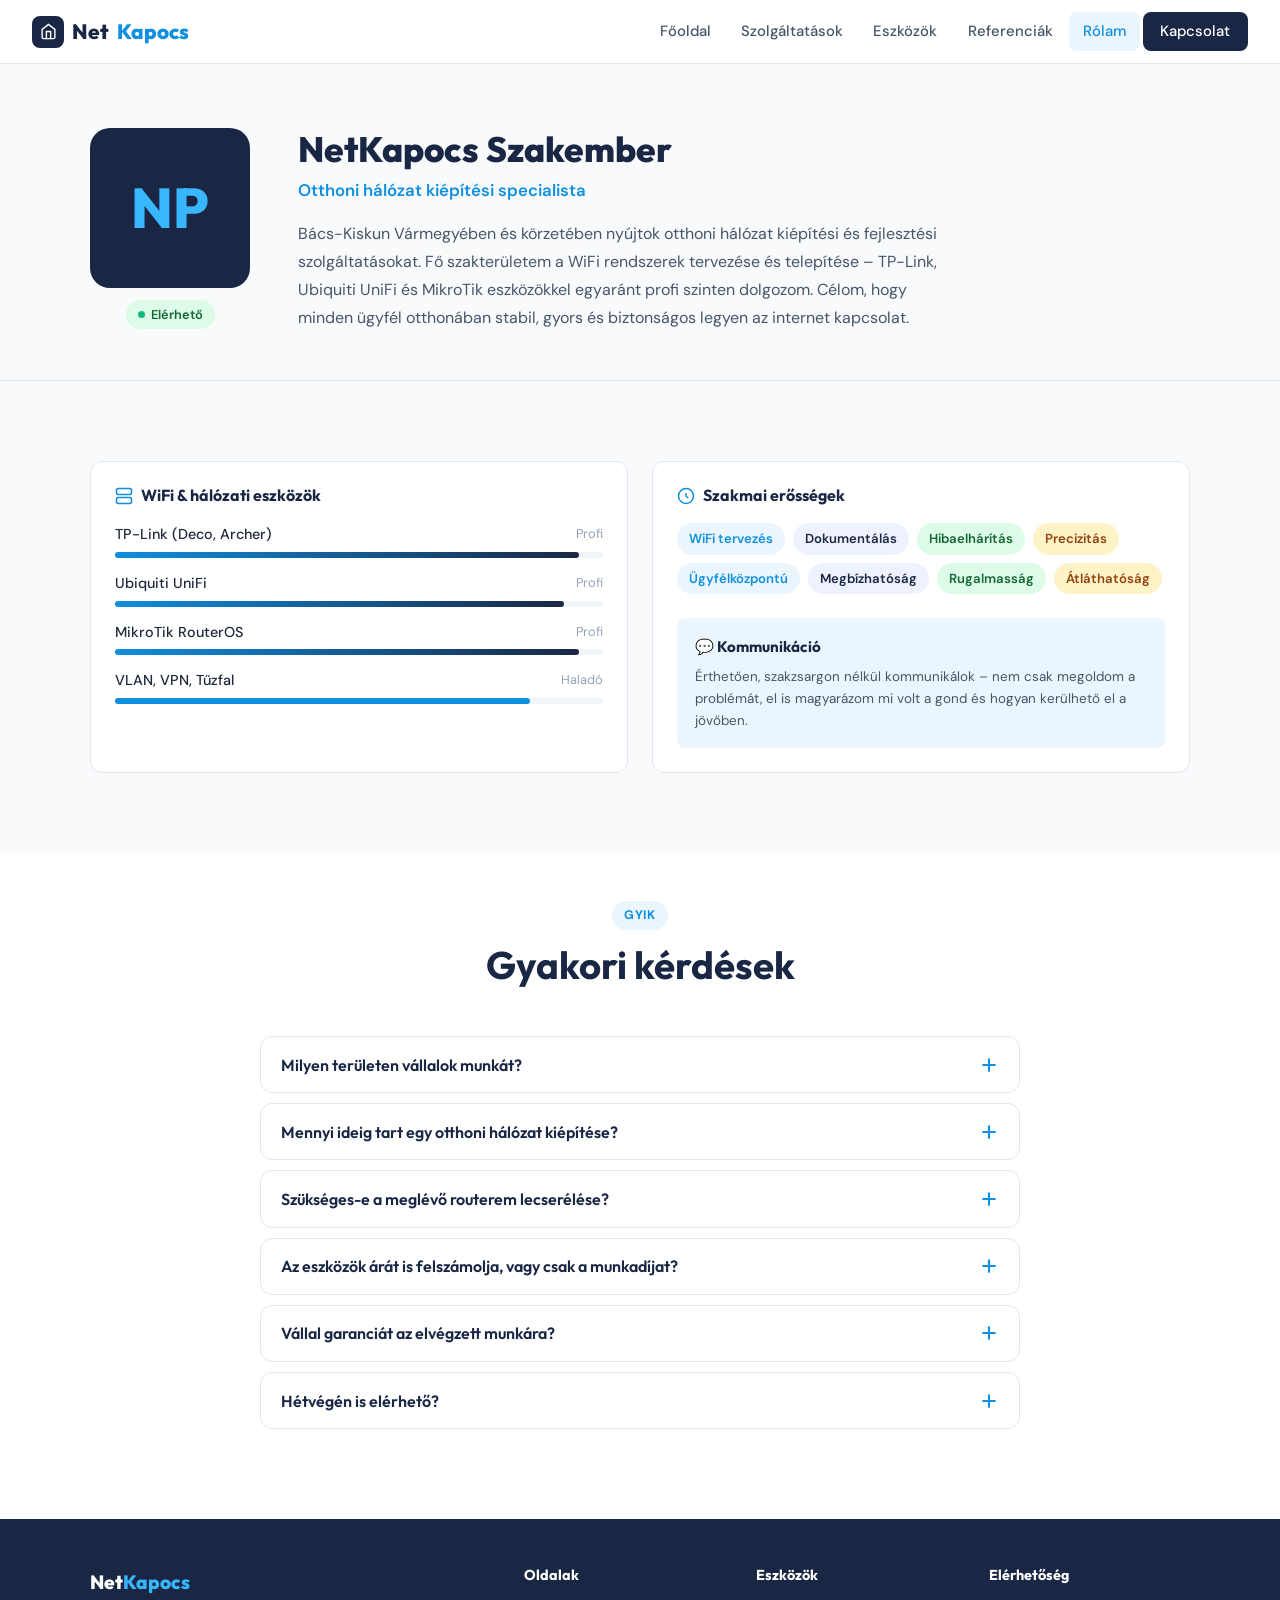
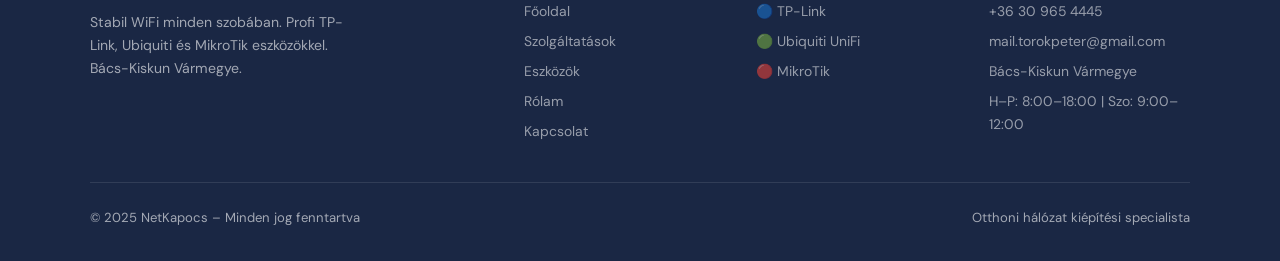
<file: rolam.html>
<!DOCTYPE html>
<html lang="hu">
<head>
<meta charset="UTF-8">
<meta name="viewport" content="width=device-width, initial-scale=1.0">
<title>Rólam – NetKapocs</title>
<link rel="preconnect" href="https://fonts.googleapis.com">
<link href="https://fonts.googleapis.com/css2?family=Outfit:wght@400;500;600;700;800&family=DM+Sans:ital,wght@0,400;0,500;1,400&display=swap" rel="stylesheet">
<link rel="stylesheet" href="style.css">
<link rel="icon" type="image/png" href="/image/icon.png">
</head>
<body>

<!-- NAVBAR -->
<nav id="mainNav">
  <a class="logo" href="index.html">
    <div class="logo-icon">
      <svg viewBox="0 0 24 24"><path d="M3 9l9-7 9 7v11a2 2 0 01-2 2H5a2 2 0 01-2-2z"/><polyline points="9 22 9 12 15 12 15 22"/></svg>
    </div>
    Net<span>Kapocs</span>
  </a>
  <ul class="nav-links" id="navLinks">
    <li><a href="index.html">Főoldal</a></li>
    <li><a href="szolgaltatasok.html">Szolgáltatások</a></li>
    <li><a href="eszkozok.html">Eszközök</a></li>
    <li><a href="referenciak.html">Referenciák</a></li>
        <li><a href="rolam.html" class="active">Rólam</a></li>
    <li><a href="kapcsolat.html" class="nav-cta">Kapcsolat</a></li>
  </ul>
  <button class="hamburger" id="hamburger" onclick="toggleMenu()" aria-label="Menü">
    <span></span><span></span><span></span>
  </button>
</nav>


<!-- ABOUT HEADER -->
<div style="background:var(--gray-50);padding:4rem 2rem 3rem;border-bottom:1px solid var(--gray-200)">
  <div class="about-header-grid" style="max-width:1100px;margin:0 auto;display:grid;grid-template-columns:auto 1fr;gap:3rem;align-items:start">
    <div class="about-avatar" style="display:flex;flex-direction:column;align-items:center;gap:12px">
      <div style="width:160px;height:160px;background:var(--navy);border-radius:20px;display:flex;align-items:center;justify-content:center;font-family:'Outfit',sans-serif;font-size:3.5rem;font-weight:800;color:var(--blue-light)">NP</div>
      <div style="display:inline-flex;align-items:center;gap:6px;background:#DCFCE7;color:#166534;font-size:.8rem;font-weight:600;padding:4px 12px;border-radius:100px">
        <span style="width:7px;height:7px;background:var(--green);border-radius:50%;animation:pulse 2s infinite;display:inline-block"></span>Elérhető
      </div>
    </div>
    <div>
      <h1 style="font-size:2.2rem;font-weight:800;margin-bottom:.4rem">NetKapocs Szakember</h1>
      <div style="color:var(--blue);font-weight:600;font-size:1.05rem;margin-bottom:1rem">Otthoni hálózat kiépítési specialista</div>
      <p style="color:var(--gray-600);line-height:1.75;max-width:640px">Bács-Kiskun Vármegyében és körzetében nyújtok otthoni hálózat kiépítési és fejlesztési szolgáltatásokat. Fő szakterületem a WiFi rendszerek tervezése és telepítése – TP-Link, Ubiquiti UniFi és MikroTik eszközökkel egyaránt profi szinten dolgozom. Célom, hogy minden ügyfél otthonában stabil, gyors és biztonságos legyen az internet kapcsolat.</p>
    </div>
  </div>
</div>

<!-- SKILLS -->
<section class="section">
  <div style="max-width:1100px;margin:0 auto">
    <div class="about-skills-grid" style="display:grid;grid-template-columns:1fr 1fr;gap:1.5rem">

      <div style="background:white;border:1px solid var(--gray-200);border-radius:var(--radius);padding:1.5rem">
        <h3 style="font-size:1rem;font-weight:700;margin-bottom:1.1rem;display:flex;align-items:center;gap:8px">
          <svg width="18" height="18" viewBox="0 0 24 24" style="stroke:var(--blue);fill:none;stroke-width:2"><rect x="2" y="2" width="20" height="8" rx="2"/><rect x="2" y="14" width="20" height="8" rx="2"/></svg>
          WiFi &amp; hálózati eszközök
        </h3>
        <div style="margin-bottom:14px">
          <div style="display:flex;justify-content:space-between;margin-bottom:5px"><span style="font-size:.9rem;font-weight:500">TP-Link (Deco, Archer)</span><span style="font-size:.8rem;color:var(--gray-400)">Profi</span></div>
          <div style="height:6px;background:var(--gray-100);border-radius:3px"><div style="height:100%;width:95%;background:linear-gradient(90deg,var(--blue),var(--navy));border-radius:3px"></div></div>
        </div>
        <div style="margin-bottom:14px">
          <div style="display:flex;justify-content:space-between;margin-bottom:5px"><span style="font-size:.9rem;font-weight:500">Ubiquiti UniFi</span><span style="font-size:.8rem;color:var(--gray-400)">Profi</span></div>
          <div style="height:6px;background:var(--gray-100);border-radius:3px"><div style="height:100%;width:92%;background:linear-gradient(90deg,var(--blue),var(--navy));border-radius:3px"></div></div>
        </div>
        <div style="margin-bottom:14px">
          <div style="display:flex;justify-content:space-between;margin-bottom:5px"><span style="font-size:.9rem;font-weight:500">MikroTik RouterOS</span><span style="font-size:.8rem;color:var(--gray-400)">Profi</span></div>
          <div style="height:6px;background:var(--gray-100);border-radius:3px"><div style="height:100%;width:95%;background:linear-gradient(90deg,var(--blue),var(--navy));border-radius:3px"></div></div>
        </div>
        <div>
          <div style="display:flex;justify-content:space-between;margin-bottom:5px"><span style="font-size:.9rem;font-weight:500">VLAN, VPN, Tűzfal</span><span style="font-size:.8rem;color:var(--gray-400)">Haladó</span></div>
          <div style="height:6px;background:var(--gray-100);border-radius:3px"><div style="height:100%;width:85%;background:var(--blue);border-radius:3px"></div></div>
        </div>
      </div>

      <div style="background:white;border:1px solid var(--gray-200);border-radius:var(--radius);padding:1.5rem">
        <h3 style="font-size:1rem;font-weight:700;margin-bottom:1.1rem;display:flex;align-items:center;gap:8px">
          <svg width="18" height="18" viewBox="0 0 24 24" style="stroke:var(--blue);fill:none;stroke-width:2"><circle cx="12" cy="12" r="10"/><path d="M12 8v4l3 3"/></svg>
          Szakmai erősségek
        </h3>
        <div style="display:flex;flex-wrap:wrap;gap:8px;margin-bottom:1.5rem">
          <span class="badge badge-blue" style="padding:5px 12px;font-size:.82rem">WiFi tervezés</span>
          <span class="badge badge-navy" style="padding:5px 12px;font-size:.82rem">Dokumentálás</span>
          <span class="badge badge-green" style="padding:5px 12px;font-size:.82rem">Hibaelhárítás</span>
          <span class="badge badge-orange" style="padding:5px 12px;font-size:.82rem">Precizitás</span>
          <span class="badge badge-blue" style="padding:5px 12px;font-size:.82rem">Ügyfélközpontú</span>
          <span class="badge badge-navy" style="padding:5px 12px;font-size:.82rem">Megbízhatóság</span>
          <span class="badge badge-green" style="padding:5px 12px;font-size:.82rem">Rugalmasság</span>
          <span class="badge badge-orange" style="padding:5px 12px;font-size:.82rem">Átláthatóság</span>
        </div>
        <div style="background:var(--blue-pale);border-radius:8px;padding:1rem 1.1rem">
          <div style="font-family:'Outfit',sans-serif;font-weight:700;color:var(--navy);margin-bottom:.4rem;font-size:.95rem">💬 Kommunikáció</div>
          <p style="font-size:.84rem;color:var(--gray-600);line-height:1.65">Érthetően, szakzsargon nélkül kommunikálok – nem csak megoldom a problémát, el is magyarázom mi volt a gond és hogyan kerülhető el a jövőben.</p>
        </div>
      </div>

    </div>
  </div>
</section>

<!-- FAQ -->
<section class="section section-alt" style="padding-top:3rem">
  <div class="section-inner">
    <div class="section-header">
      <div class="section-tag">GYIK</div>
      <h2>Gyakori kérdések</h2>
    </div>
    <div class="faq-list">
      <div class="faq-item">
        <button class="faq-q" onclick="toggleFaq(this)">
          Milyen területen vállalok munkát?
          <svg class="faq-icon" viewBox="0 0 24 24"><line x1="12" y1="5" x2="12" y2="19"/><line x1="5" y1="12" x2="19" y2="12"/></svg>
        </button>
        <div class="faq-a">Elsősorban Bács-Kiskun Vármegye és 30-40 km-es körzetében vállalok helyszíni munkát. Nagy projekt esetén távolabb is megyek – egyeztetés alapján.</div>
      </div>
      <div class="faq-item">
        <button class="faq-q" onclick="toggleFaq(this)">
          Mennyi ideig tart egy otthoni hálózat kiépítése?
          <svg class="faq-icon" viewBox="0 0 24 24"><line x1="12" y1="5" x2="12" y2="19"/><line x1="5" y1="12" x2="19" y2="12"/></svg>
        </button>
        <div class="faq-a">Egy átlagos, 2–3 szobás lakás hálózatának kiépítése vagy fejlesztése általában 2–4 óra alatt elvégezhető. Nagyobb ház, több access point vagy kábelezési munka esetén ez 1 egész napot vehet igénybe. A helyszíni felmérés után pontosabb időbecslést adok.</div>
      </div>
      <div class="faq-item">
        <button class="faq-q" onclick="toggleFaq(this)">
          Szükséges-e a meglévő routerem lecserélése?
          <svg class="faq-icon" viewBox="0 0 24 24"><line x1="12" y1="5" x2="12" y2="19"/><line x1="5" y1="12" x2="19" y2="12"/></svg>
        </button>
        <div class="faq-a">Nem feltétlenül. Először megvizsgálom a meglévő eszközt – sokszor egyszerű konfigurációs módosítással vagy egy plusz access point hozzáadásával sokat lehet javítani. Ha mégis szükséges csere, az igényeknek megfelelő eszközt javaslok.</div>
      </div>
      <div class="faq-item">
        <button class="faq-q" onclick="toggleFaq(this)">
          Az eszközök árát is felszámolja, vagy csak a munkadíjat?
          <svg class="faq-icon" viewBox="0 0 24 24"><line x1="12" y1="5" x2="12" y2="19"/><line x1="5" y1="12" x2="19" y2="12"/></svg>
        </button>
        <div class="faq-a">Az ajánlatban külön szerepel az eszközök ára és a munkadíj – teljes átláthatósággal. Az eszközöket be tudom szerezni, de ha Ön maga vásárolja meg, akkor is elvégzem a telepítést és konfigurálást.</div>
      </div>
      <div class="faq-item">
        <button class="faq-q" onclick="toggleFaq(this)">
          Vállal garanciát az elvégzett munkára?
          <svg class="faq-icon" viewBox="0 0 24 24"><line x1="12" y1="5" x2="12" y2="19"/><line x1="5" y1="12" x2="19" y2="12"/></svg>
        </button>
        <div class="faq-a">Igen, az elvégzett munkákra 30 napos garanciát vállalok. Ha valami nem működik megfelelően, visszajövök és javítom – ingyenesen.</div>
      </div>
      <div class="faq-item">
        <button class="faq-q" onclick="toggleFaq(this)">
          Hétvégén is elérhető?
          <svg class="faq-icon" viewBox="0 0 24 24"><line x1="12" y1="5" x2="12" y2="19"/><line x1="5" y1="12" x2="19" y2="12"/></svg>
        </button>
        <div class="faq-a">Igen! Szombaton is vállalok munkát 9:00–14:00 között. Munkaidőn kívüli megkeresésekre is reagálok, és ha szükséges, egyedi időpontot egyeztetünk.</div>
      </div>
    </div>
  </div>
</section>

<!-- FOOTER -->
<footer>
  <div class="footer-inner">
    <div>
      <div class="footer-logo">Net<span>Kapocs</span></div>
      <div class="footer-desc">Stabil WiFi minden szobában. Profi TP-Link, Ubiquiti és MikroTik eszközökkel. Bács-Kiskun Vármegye.</div>
    </div>
    <div class="footer-col">
      <h4>Oldalak</h4>
      <a href="index.html">Főoldal</a>
      <a href="szolgaltatasok.html">Szolgáltatások</a>
      <a href="eszkozok.html">Eszközök</a>
      <a href="rolam.html">Rólam</a>
      <a href="kapcsolat.html">Kapcsolat</a>
    </div>
    <div class="footer-col">
      <h4>Eszközök</h4>
      <a href="eszkozok.html">🔵 TP-Link</a>
      <a href="eszkozok.html">🟢 Ubiquiti UniFi</a>
      <a href="eszkozok.html">🔴 MikroTik</a>
    </div>
    <div class="footer-col">
      <h4>Elérhetőség</h4>
      <a href="tel:+36309654445">+36 30 965 4445</a>
      <a href="mailto:mail.torokpeter@gmail.com">mail.torokpeter@gmail.com</a>
      <a>Bács-Kiskun Vármegye</a>
      <a>H–P: 8:00–18:00 | Szo: 9:00–12:00</a>
    </div>
  </div>
  <div class="footer-bottom">
    <span>© 2025 NetKapocs – Minden jog fenntartva</span>
    <span>Otthoni hálózat kiépítési specialista</span>
  </div>
</footer>

<script>
function toggleMenu() {
  const nav = document.getElementById('navLinks');
  const btn = document.getElementById('hamburger');
  nav.classList.toggle('open');
  btn.classList.toggle('open');
}
document.addEventListener('click', function(e) {
  const nav = document.getElementById('navLinks');
  const btn = document.getElementById('hamburger');
  if (!nav.contains(e.target) && !btn.contains(e.target)) {
    nav.classList.remove('open');
    btn.classList.remove('open');
  }
});
function toggleFaq(btn) {
  const item = btn.closest('.faq-item');
  const wasOpen = item.classList.contains('open');
  document.querySelectorAll('.faq-item').forEach(i => i.classList.remove('open'));
  if (!wasOpen) item.classList.add('open');
}
</script>
</body>
</html>
</file>
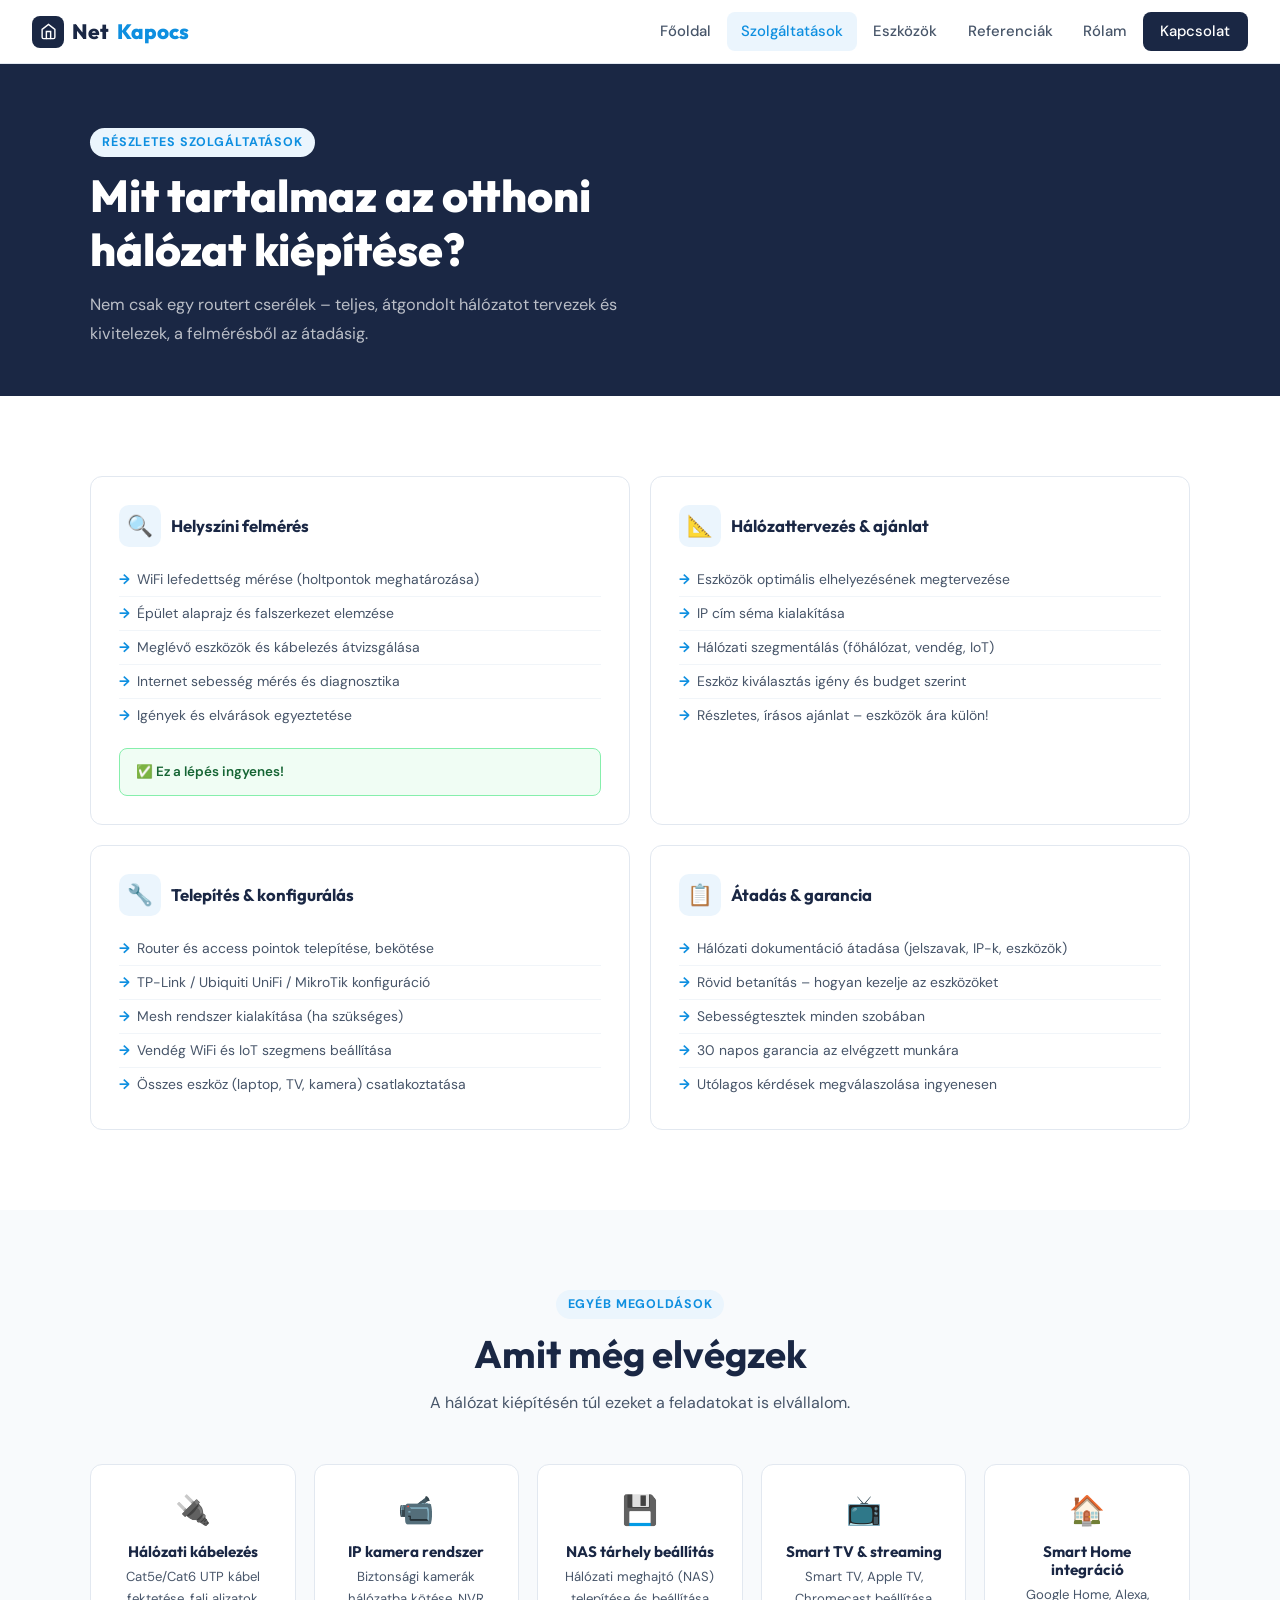
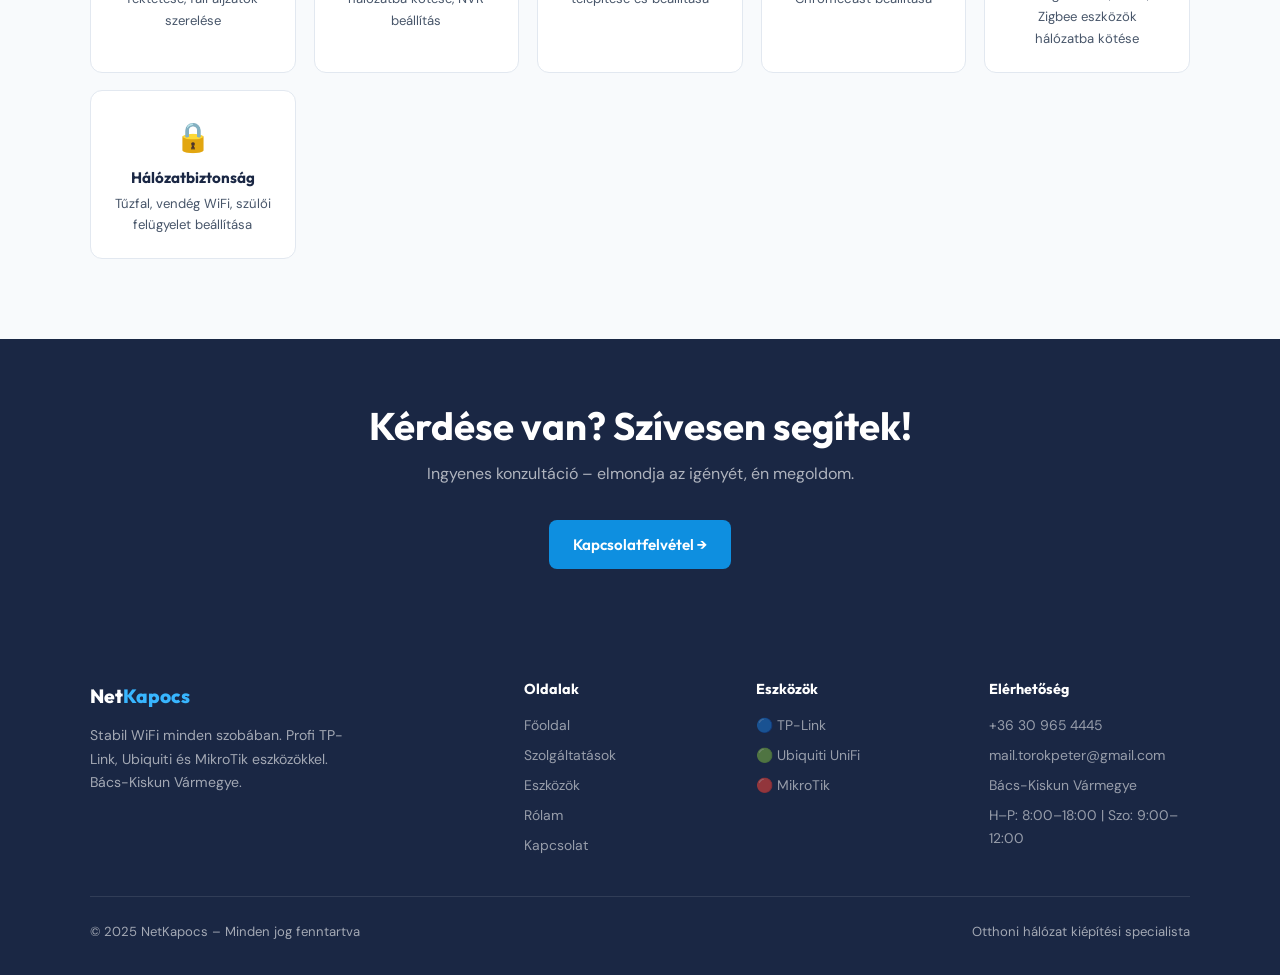
<file: szolgaltatasok.html>
<!DOCTYPE html>
<html lang="hu">
<head>
<meta charset="UTF-8">
<meta name="viewport" content="width=device-width, initial-scale=1.0">
<title>Szolgáltatások – NetKapocs</title>
<link rel="preconnect" href="https://fonts.googleapis.com">
<link href="https://fonts.googleapis.com/css2?family=Outfit:wght@400;500;600;700;800&family=DM+Sans:ital,wght@0,400;0,500;1,400&display=swap" rel="stylesheet">
<link rel="stylesheet" href="style.css">
<link rel="icon" type="image/png" href="/image/icon.png">
</head>
<body>

<!-- NAVBAR -->
<nav id="mainNav">
  <a class="logo" href="index.html">
    <div class="logo-icon">
      <svg viewBox="0 0 24 24"><path d="M3 9l9-7 9 7v11a2 2 0 01-2 2H5a2 2 0 01-2-2z"/><polyline points="9 22 9 12 15 12 15 22"/></svg>
    </div>
    Net<span>Kapocs</span>
  </a>
  <ul class="nav-links" id="navLinks">
    <li><a href="index.html">Főoldal</a></li>
    <li><a href="szolgaltatasok.html" class="active">Szolgáltatások</a></li>
    <li><a href="eszkozok.html">Eszközök</a></li>
    <li><a href="referenciak.html">Referenciák</a></li>
    <li><a href="rolam.html">Rólam</a></li>
    <li><a href="kapcsolat.html" class="nav-cta">Kapcsolat</a></li>
  </ul>
  <button class="hamburger" id="hamburger" onclick="toggleMenu()" aria-label="Menü">
    <span></span><span></span><span></span>
  </button>
</nav>


<!-- PAGE HEADER -->
<div style="background:var(--navy);color:white;padding:4rem 2rem 3rem">
  <div style="max-width:1100px;margin:0 auto">
    <div class="section-tag" style="margin-bottom:.8rem">Részletes szolgáltatások</div>
    <h1 style="color:white;font-size:clamp(2rem,4vw,2.8rem);font-weight:800;margin-bottom:.9rem">Mit tartalmaz az otthoni<br>hálózat kiépítése?</h1>
    <p style="color:rgba(255,255,255,0.7);max-width:580px;font-size:1.02rem;line-height:1.75">Nem csak egy routert cserélek – teljes, átgondolt hálózatot tervezek és kivitelezek, a felmérésből az átadásig.</p>
  </div>
</div>

<!-- SERVICES DETAIL -->
<section class="section section-alt">
  <div class="section-inner">
    <div class="services-2col" style="display:grid;grid-template-columns:1fr 1fr;gap:1.25rem">

      <div style="background:white;border:1px solid var(--gray-200);border-radius:var(--radius);padding:1.75rem">
        <div style="display:flex;align-items:center;gap:10px;margin-bottom:1rem">
          <div style="width:42px;height:42px;background:var(--blue-pale);border-radius:10px;display:flex;align-items:center;justify-content:center;font-size:1.3rem;flex-shrink:0">🔍</div>
          <h3 style="font-size:1.05rem">Helyszíni felmérés</h3>
        </div>
        <ul class="detail-list">
          <li>WiFi lefedettség mérése (holtpontok meghatározása)</li>
          <li>Épület alaprajz és falszerkezet elemzése</li>
          <li>Meglévő eszközök és kábelezés átvizsgálása</li>
          <li>Internet sebesség mérés és diagnosztika</li>
          <li>Igények és elvárások egyeztetése</li>
        </ul>
        <div style="margin-top:1rem;background:#F0FDF4;border:1px solid #86EFAC;border-radius:8px;padding:.75rem 1rem;font-size:.84rem;color:#166534;font-weight:600">✅ Ez a lépés ingyenes!</div>
      </div>

      <div style="background:white;border:1px solid var(--gray-200);border-radius:var(--radius);padding:1.75rem">
        <div style="display:flex;align-items:center;gap:10px;margin-bottom:1rem">
          <div style="width:42px;height:42px;background:var(--blue-pale);border-radius:10px;display:flex;align-items:center;justify-content:center;font-size:1.3rem;flex-shrink:0">📐</div>
          <h3 style="font-size:1.05rem">Hálózattervezés &amp; ajánlat</h3>
        </div>
        <ul class="detail-list">
          <li>Eszközök optimális elhelyezésének megtervezése</li>
          <li>IP cím séma kialakítása</li>
          <li>Hálózati szegmentálás (főhálózat, vendég, IoT)</li>
          <li>Eszköz kiválasztás igény és budget szerint</li>
          <li>Részletes, írásos ajánlat – eszközök ára külön!</li>
        </ul>
      </div>

      <div style="background:white;border:1px solid var(--gray-200);border-radius:var(--radius);padding:1.75rem">
        <div style="display:flex;align-items:center;gap:10px;margin-bottom:1rem">
          <div style="width:42px;height:42px;background:var(--blue-pale);border-radius:10px;display:flex;align-items:center;justify-content:center;font-size:1.3rem;flex-shrink:0">🔧</div>
          <h3 style="font-size:1.05rem">Telepítés &amp; konfigurálás</h3>
        </div>
        <ul class="detail-list">
          <li>Router és access pointok telepítése, bekötése</li>
          <li>TP-Link / Ubiquiti UniFi / MikroTik konfiguráció</li>
          <li>Mesh rendszer kialakítása (ha szükséges)</li>
          <li>Vendég WiFi és IoT szegmens beállítása</li>
          <li>Összes eszköz (laptop, TV, kamera) csatlakoztatása</li>
        </ul>
      </div>

      <div style="background:white;border:1px solid var(--gray-200);border-radius:var(--radius);padding:1.75rem">
        <div style="display:flex;align-items:center;gap:10px;margin-bottom:1rem">
          <div style="width:42px;height:42px;background:var(--blue-pale);border-radius:10px;display:flex;align-items:center;justify-content:center;font-size:1.3rem;flex-shrink:0">📋</div>
          <h3 style="font-size:1.05rem">Átadás &amp; garancia</h3>
        </div>
        <ul class="detail-list">
          <li>Hálózati dokumentáció átadása (jelszavak, IP-k, eszközök)</li>
          <li>Rövid betanítás – hogyan kezelje az eszközöket</li>
          <li>Sebességtesztek minden szobában</li>
          <li>30 napos garancia az elvégzett munkára</li>
          <li>Utólagos kérdések megválaszolása ingyenesen</li>
        </ul>
      </div>

    </div>
  </div>
</section>

<!-- EXTRA SERVICES -->
<section class="section">
  <div class="section-inner">
    <div class="section-header">
      <div class="section-tag">Egyéb megoldások</div>
      <h2>Amit még elvégzek</h2>
      <p>A hálózat kiépítésén túl ezeket a feladatokat is elvállalom.</p>
    </div>
    <div style="display:grid;grid-template-columns:repeat(auto-fit,minmax(200px,1fr));gap:1.1rem">
      <div style="background:white;border:1px solid var(--gray-200);border-radius:var(--radius);padding:1.4rem;text-align:center;transition:all .2s">
        <div style="font-size:1.8rem;margin-bottom:8px">🔌</div>
        <h4 style="font-size:.95rem;margin-bottom:5px">Hálózati kábelezés</h4>
        <p style="font-size:.82rem;color:var(--gray-600)">Cat5e/Cat6 UTP kábel fektetése, fali aljzatok szerelése</p>
      </div>
      <div style="background:white;border:1px solid var(--gray-200);border-radius:var(--radius);padding:1.4rem;text-align:center;transition:all .2s">
        <div style="font-size:1.8rem;margin-bottom:8px">📹</div>
        <h4 style="font-size:.95rem;margin-bottom:5px">IP kamera rendszer</h4>
        <p style="font-size:.82rem;color:var(--gray-600)">Biztonsági kamerák hálózatba kötése, NVR beállítás</p>
      </div>
      <div style="background:white;border:1px solid var(--gray-200);border-radius:var(--radius);padding:1.4rem;text-align:center;transition:all .2s">
        <div style="font-size:1.8rem;margin-bottom:8px">💾</div>
        <h4 style="font-size:.95rem;margin-bottom:5px">NAS tárhely beállítás</h4>
        <p style="font-size:.82rem;color:var(--gray-600)">Hálózati meghajtó (NAS) telepítése és beállítása</p>
      </div>
      <div style="background:white;border:1px solid var(--gray-200);border-radius:var(--radius);padding:1.4rem;text-align:center;transition:all .2s">
        <div style="font-size:1.8rem;margin-bottom:8px">📺</div>
        <h4 style="font-size:.95rem;margin-bottom:5px">Smart TV &amp; streaming</h4>
        <p style="font-size:.82rem;color:var(--gray-600)">Smart TV, Apple TV, Chromecast beállítása</p>
      </div>
      <div style="background:white;border:1px solid var(--gray-200);border-radius:var(--radius);padding:1.4rem;text-align:center;transition:all .2s">
        <div style="font-size:1.8rem;margin-bottom:8px">🏠</div>
        <h4 style="font-size:.95rem;margin-bottom:5px">Smart Home integráció</h4>
        <p style="font-size:.82rem;color:var(--gray-600)">Google Home, Alexa, Zigbee eszközök hálózatba kötése</p>
      </div>
      <div style="background:white;border:1px solid var(--gray-200);border-radius:var(--radius);padding:1.4rem;text-align:center;transition:all .2s">
        <div style="font-size:1.8rem;margin-bottom:8px">🔒</div>
        <h4 style="font-size:.95rem;margin-bottom:5px">Hálózatbiztonság</h4>
        <p style="font-size:.82rem;color:var(--gray-600)">Tűzfal, vendég WiFi, szülői felügyelet beállítása</p>
      </div>
    </div>
  </div>
</section>

<!-- CTA -->
<div class="cta-banner">
  <h2>Kérdése van? Szívesen segítek!</h2>
  <p>Ingyenes konzultáció – elmondja az igényét, én megoldom.</p>
  <a href="kapcsolat.html" class="btn btn-primary">Kapcsolatfelvétel →</a>
</div>

<!-- FOOTER -->
<footer>
  <div class="footer-inner">
    <div>
      <div class="footer-logo">Net<span>Kapocs</span></div>
      <div class="footer-desc">Stabil WiFi minden szobában. Profi TP-Link, Ubiquiti és MikroTik eszközökkel. Bács-Kiskun Vármegye.</div>
    </div>
    <div class="footer-col">
      <h4>Oldalak</h4>
      <a href="index.html">Főoldal</a>
      <a href="szolgaltatasok.html">Szolgáltatások</a>
      <a href="eszkozok.html">Eszközök</a>
      <a href="rolam.html">Rólam</a>
      <a href="kapcsolat.html">Kapcsolat</a>
    </div>
    <div class="footer-col">
      <h4>Eszközök</h4>
      <a href="eszkozok.html">🔵 TP-Link</a>
      <a href="eszkozok.html">🟢 Ubiquiti UniFi</a>
      <a href="eszkozok.html">🔴 MikroTik</a>
    </div>
    <div class="footer-col">
      <h4>Elérhetőség</h4>
      <a href="tel:+36309654445">+36 30 965 4445</a>
      <a href="mailto:mail.torokpeter@gmail.com">mail.torokpeter@gmail.com</a>
      <a>Bács-Kiskun Vármegye</a>
      <a>H–P: 8:00–18:00 | Szo: 9:00–12:00</a>
    </div>
  </div>
  <div class="footer-bottom">
    <span>© 2025 NetKapocs – Minden jog fenntartva</span>
    <span>Otthoni hálózat kiépítési specialista</span>
  </div>
</footer>

<script>
function toggleMenu() {
  const nav = document.getElementById('navLinks');
  const btn = document.getElementById('hamburger');
  nav.classList.toggle('open');
  btn.classList.toggle('open');
}
document.addEventListener('click', function(e) {
  const nav = document.getElementById('navLinks');
  const btn = document.getElementById('hamburger');
  if (!nav.contains(e.target) && !btn.contains(e.target)) {
    nav.classList.remove('open');
    btn.classList.remove('open');
  }
});
</script>
</body>
</html>
</file>
<file: style.css>
*, *::before, *::after { box-sizing: border-box; margin: 0; padding: 0; }

:root {
  --navy: #1A2744;
  --navy-light: #243354;
  --blue: #0E8FE0;
  --blue-light: #38B6FF;
  --blue-pale: #EBF5FD;
  --gray-50: #F8FAFC;
  --gray-100: #F1F5F9;
  --gray-200: #E2E8F0;
  --gray-400: #94A3B8;
  --gray-600: #475569;
  --gray-800: #1E293B;
  --white: #FFFFFF;
  --green: #10B981;
  --orange: #F59E0B;
  --radius: 12px;
  --radius-sm: 8px;
  --shadow: 0 4px 24px rgba(26,39,68,0.08);
  --shadow-card: 0 2px 12px rgba(26,39,68,0.06);
}

html { scroll-behavior: smooth; }

body {
  font-family: 'DM Sans', sans-serif;
  background: var(--gray-50);
  color: var(--gray-800);
  line-height: 1.65;
  font-size: 16px;
}

h1, h2, h3, h4, h5 {
  font-family: 'Outfit', sans-serif;
  line-height: 1.2;
  color: var(--navy);
}

/* ---- NAVBAR ---- */
nav {
  position: sticky;
  top: 0;
  z-index: 100;
  background: rgba(255,255,255,0.97);
  backdrop-filter: blur(12px);
  border-bottom: 1px solid var(--gray-200);
  padding: 0 2rem;
  height: 64px;
  display: flex;
  align-items: center;
  justify-content: space-between;
}

.logo {
  font-family: 'Outfit', sans-serif;
  font-weight: 800;
  font-size: 1.3rem;
  color: var(--navy);
  cursor: pointer;
  display: flex;
  align-items: center;
  gap: 8px;
  text-decoration: none;
}

.logo-icon {
  width: 32px; height: 32px;
  background: var(--navy);
  border-radius: 8px;
  display: flex; align-items: center; justify-content: center;
  flex-shrink: 0;
}

.logo-icon svg { width: 17px; height: 17px; fill: none; stroke: white; stroke-width: 2; stroke-linecap: round; }
.logo span { color: var(--blue); }

.nav-links {
  display: flex;
  align-items: center;
  gap: 0.2rem;
  list-style: none;
}

.nav-links a {
  text-decoration: none;
  color: var(--gray-600);
  font-size: 0.93rem;
  font-weight: 500;
  padding: 0.45rem 0.85rem;
  border-radius: var(--radius-sm);
  transition: all 0.15s;
  cursor: pointer;
  display: block;
}

.nav-links a:hover { color: var(--navy); background: var(--gray-100); }
.nav-links a.active { color: var(--blue); background: var(--blue-pale); }
.nav-cta { background: var(--navy) !important; color: white !important; padding: 0.45rem 1.1rem !important; border-radius: var(--radius-sm) !important; }
.nav-cta:hover { background: var(--navy-light) !important; }

.hamburger { display: none; background: none; border: none; cursor: pointer; padding: 8px; z-index: 101; }
.hamburger span { display: block; width: 22px; height: 2px; background: var(--navy); margin: 5px 0; border-radius: 2px; transition: all 0.3s; }
.hamburger.open span:nth-child(1) { transform: translateY(7px) rotate(45deg); }
.hamburger.open span:nth-child(2) { opacity: 0; }
.hamburger.open span:nth-child(3) { transform: translateY(-7px) rotate(-45deg); }

/* ---- BUTTONS ---- */
.btn {
  display: inline-flex;
  align-items: center;
  gap: 8px;
  padding: 0.75rem 1.5rem;
  border-radius: var(--radius-sm);
  font-family: 'Outfit', sans-serif;
  font-weight: 600;
  font-size: 0.95rem;
  cursor: pointer;
  text-decoration: none;
  transition: all 0.18s;
  border: none;
}
.btn-primary { background: var(--blue); color: white; }
.btn-primary:hover { background: #0b7cc4; transform: translateY(-1px); }
.btn-outline { background: transparent; color: white; border: 1.5px solid rgba(255,255,255,0.35); }
.btn-outline:hover { background: rgba(255,255,255,0.08); border-color: rgba(255,255,255,0.6); }
.btn-dark { background: var(--navy); color: white; }
.btn-dark:hover { background: var(--navy-light); }

/* ---- SECTION ---- */
.section { padding: 5rem 2rem; }
.section-inner { max-width: 1100px; margin: 0 auto; }
.section-alt { background: white; }

.section-header { text-align: center; margin-bottom: 3rem; }
.section-tag {
  display: inline-block;
  background: var(--blue-pale);
  color: var(--blue);
  font-size: 0.78rem;
  font-weight: 700;
  letter-spacing: 0.07em;
  text-transform: uppercase;
  padding: 4px 12px;
  border-radius: 100px;
  margin-bottom: 0.75rem;
}
.section-header h2 { font-size: clamp(1.8rem, 3vw, 2.4rem); font-weight: 700; margin-bottom: 0.75rem; }
.section-header p { color: var(--gray-600); max-width: 560px; margin: 0 auto; line-height: 1.7; }

/* ---- BADGES ---- */
.badge {
  display: inline-flex;
  align-items: center;
  padding: 2px 10px;
  border-radius: 100px;
  font-size: 0.75rem;
  font-weight: 600;
}
.badge-blue { background: var(--blue-pale); color: var(--blue); }
.badge-green { background: #DCFCE7; color: #166534; }
.badge-orange { background: #FEF3C7; color: #92400E; }
.badge-navy { background: #EEF2FF; color: var(--navy); }

/* ---- DETAIL LIST ---- */
.detail-list { list-style: none; }
.detail-list li {
  font-size: 0.87rem;
  color: var(--gray-600);
  padding: 5px 0;
  padding-left: 18px;
  position: relative;
  border-bottom: 1px solid var(--gray-100);
}
.detail-list li:last-child { border-bottom: none; }
.detail-list li::before { content: '→'; position: absolute; left: 0; color: var(--blue); font-weight: 700; }

/* ---- FAQ ---- */
.faq-list { max-width: 760px; margin: 0 auto; }
.faq-item {
  background: white;
  border: 1px solid var(--gray-200);
  border-radius: var(--radius);
  margin-bottom: 10px;
  overflow: hidden;
}
.faq-q {
  width: 100%;
  padding: 1.1rem 1.25rem;
  background: none;
  border: none;
  text-align: left;
  font-family: 'Outfit', sans-serif;
  font-size: 1rem;
  font-weight: 600;
  color: var(--navy);
  cursor: pointer;
  display: flex;
  justify-content: space-between;
  align-items: center;
  gap: 12px;
}
.faq-q:hover { background: var(--gray-50); }
.faq-icon { width: 20px; height: 20px; flex-shrink: 0; stroke: var(--blue); fill: none; stroke-width: 2.5; stroke-linecap: round; transition: transform 0.2s; }
.faq-item.open .faq-icon { transform: rotate(45deg); }
.faq-a {
  display: none;
  padding: 0 1.25rem 1.1rem;
  color: var(--gray-600);
  font-size: 0.9rem;
  line-height: 1.7;
  border-top: 1px solid var(--gray-100);
  padding-top: 0.9rem;
}
.faq-item.open .faq-a { display: block; }

/* ---- CTA BANNER ---- */
.cta-banner {
  background: var(--navy);
  padding: 4rem 2rem;
  text-align: center;
}
.cta-banner h2 { color: white; font-size: clamp(1.6rem, 3vw, 2.4rem); margin-bottom: 0.75rem; }
.cta-banner p { color: rgba(255,255,255,0.65); max-width: 480px; margin: 0 auto 2rem; }

/* ---- FOOTER ---- */
footer {
  background: var(--navy);
  color: rgba(255,255,255,0.6);
  padding: 3rem 2rem 2rem;
}
.footer-inner {
  max-width: 1100px;
  margin: 0 auto;
  display: grid;
  grid-template-columns: 2fr 1fr 1fr 1fr;
  gap: 2rem;
  margin-bottom: 2rem;
}
.footer-logo { color: white; font-family: 'Outfit', sans-serif; font-weight: 800; font-size: 1.2rem; margin-bottom: 0.75rem; }
.footer-logo span { color: var(--blue-light); }
.footer-desc { font-size: 0.88rem; line-height: 1.65; max-width: 280px; }
.footer-col h4 { color: white; font-family: 'Outfit', sans-serif; font-size: 0.9rem; font-weight: 700; margin-bottom: 1rem; }
.footer-col a { display: block; color: rgba(255,255,255,0.55); font-size: 0.87rem; text-decoration: none; margin-bottom: 7px; cursor: pointer; transition: color 0.15s; }
.footer-col a:hover { color: white; }
.footer-bottom {
  max-width: 1100px;
  margin: 0 auto;
  padding-top: 1.5rem;
  border-top: 1px solid rgba(255,255,255,0.1);
  display: flex;
  justify-content: space-between;
  align-items: center;
  font-size: 0.82rem;
}

/* ---- AVAILABLE DOT ---- */
@keyframes pulse { 0%, 100% { opacity: 1; } 50% { opacity: 0.4; } }
@keyframes fadeIn { from { opacity: 0; transform: translateY(8px); } to { opacity: 1; transform: translateY(0); } }

/* ---- REVIEWS ---- */
.reviews-grid {
  display: grid;
  grid-template-columns: repeat(3, 1fr);
  gap: 1.5rem;
}
.review-card {
  background: white;
  border: 1px solid var(--gray-200);
  border-radius: var(--radius);
  padding: 1.75rem;
  transition: all 0.2s;
  display: flex;
  flex-direction: column;
  gap: 1rem;
}
.review-card:hover { border-color: var(--blue); box-shadow: var(--shadow-card); transform: translateY(-2px); }
.review-stars { color: #F59E0B; font-size: 1.1rem; letter-spacing: 2px; }
.review-text { color: var(--gray-600); font-size: 0.92rem; line-height: 1.7; flex: 1; }
.review-author { display: flex; align-items: center; gap: 12px; }
.review-avatar {
  width: 42px; height: 42px;
  border-radius: 50%;
  background: var(--navy);
  display: flex; align-items: center; justify-content: center;
  font-family: 'Outfit', sans-serif;
  font-weight: 800;
  font-size: 1rem;
  color: var(--blue-light);
  flex-shrink: 0;
}
.review-name { font-weight: 700; font-size: 0.92rem; color: var(--navy); }
.review-location { font-size: 0.8rem; color: var(--gray-400); }
.review-tag { font-size: 0.75rem; margin-top: 4px; }

/* ---- TABLE WRAPPER ---- */
.table-wrap { overflow-x: auto; -webkit-overflow-scrolling: touch; border-radius: var(--radius); }
.table-wrap table { min-width: 520px; }

/* ---- EXPERTISE GRID ---- */
.expertise-grid {
  display: grid;
  grid-template-columns: repeat(auto-fit, minmax(280px, 1fr));
  gap: 1.25rem;
}

/* ====================================================
   RESPONSIVE – TABLET (≤ 1024px)
   ==================================================== */
@media (max-width: 1024px) {
  .reviews-grid { grid-template-columns: repeat(2, 1fr); }
  .footer-inner { grid-template-columns: 1fr 1fr; gap: 1.75rem; }
}

/* ====================================================
   RESPONSIVE – TABLET (≤ 768px)
   ==================================================== */
@media (max-width: 768px) {
  /* NAVBAR */
  .nav-links {
    display: none;
    position: fixed;
    top: 64px; left: 0; right: 0;
    background: white;
    border-bottom: 2px solid var(--gray-200);
    padding: 1rem;
    flex-direction: column;
    gap: 4px;
    box-shadow: 0 8px 24px rgba(26,39,68,0.12);
    z-index: 99;
  }
  .nav-links.open { display: flex; }
  .nav-links li { width: 100%; }
  .nav-links a { padding: 0.7rem 1rem; font-size: 1rem; }
  .hamburger { display: block; }
  nav { position: sticky; }

  /* HERO */
  .hero-grid { grid-template-columns: 1fr !important; gap: 2rem !important; }
  .hero-cards { display: none !important; }
  .hero-content h1 { font-size: clamp(1.9rem, 7vw, 2.8rem) !important; }

  /* STATS */
  .stats-grid { grid-template-columns: repeat(2, 1fr) !important; }

  /* PROCESS STEPS */
  .process-steps { grid-template-columns: 1fr 1fr !important; gap: 1px !important; }

  /* SERVICES 2-COL */
  .services-2col { grid-template-columns: 1fr !important; }

  /* ABOUT HEADER */
  .about-header-grid { grid-template-columns: 1fr !important; gap: 1.5rem !important; }
  .about-avatar { align-items: row !important; flex-direction: row !important; gap: 16px !important; }
  .about-skills-grid { grid-template-columns: 1fr !important; }

  /* CONTACT */
  .contact-grid { grid-template-columns: 1fr !important; gap: 2rem !important; }

  /* FOOTER */
  .footer-inner { grid-template-columns: 1fr 1fr; gap: 1.5rem; }
  .footer-bottom { flex-direction: column; gap: 8px; text-align: center; }

  /* REVIEWS */
  .reviews-grid { grid-template-columns: 1fr; }

  /* SECTION PADDING */
  .section { padding: 3.5rem 1.25rem; }
  .cta-banner { padding: 3rem 1.25rem; }
}

/* ====================================================
   RESPONSIVE – MOBILE (≤ 480px)
   ==================================================== */
@media (max-width: 480px) {
  nav { padding: 0 1rem; }

  /* HERO */
  .hero-section { padding: 3.5rem 1.25rem 3rem !important; }
  .hero-badges { flex-direction: column !important; gap: 6px !important; }

  /* STATS */
  .stats-grid { grid-template-columns: repeat(2, 1fr) !important; }
  .stats-bar { padding: 1.25rem 1rem !important; }

  /* BRANDS */
  .brands-flex { gap: 0.75rem !important; }
  .brand-card { min-width: 140px !important; padding: 1rem 1.25rem !important; }

  /* PROCESS */
  .process-steps { grid-template-columns: 1fr !important; }

  /* DEVICES */
  .expertise-grid { grid-template-columns: 1fr; }

  /* FOOTER */
  .footer-inner { grid-template-columns: 1fr; }
  .footer-desc { max-width: 100%; }

  /* BUTTONS */
  .btn { padding: 0.7rem 1.2rem; font-size: 0.9rem; }
  .hero-buttons { flex-direction: column !important; gap: 10px !important; }
  .hero-buttons .btn { width: 100%; justify-content: center; }

  /* SECTION */
  .section { padding: 3rem 1rem; }
  .cta-banner { padding: 2.5rem 1rem; }

  /* REVIEWS */
  .reviews-grid { grid-template-columns: 1fr; }
}
</file>
